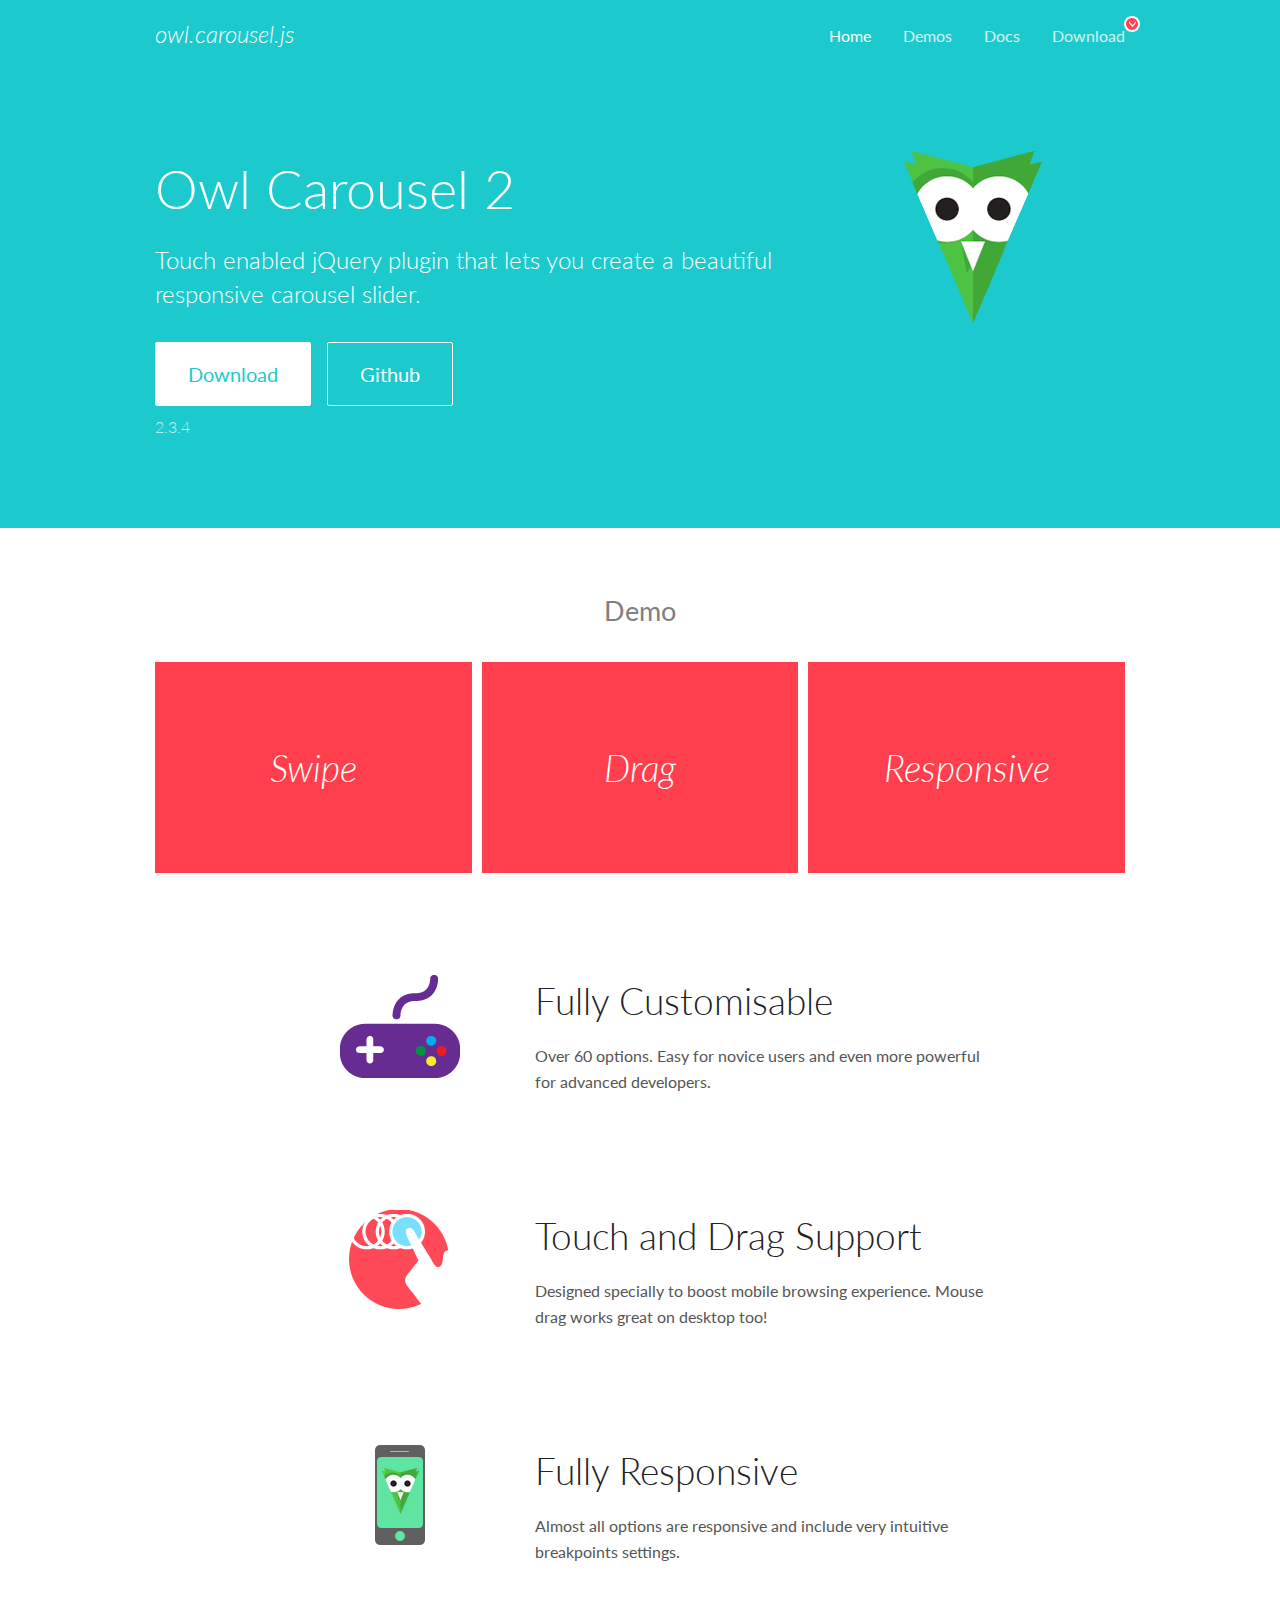
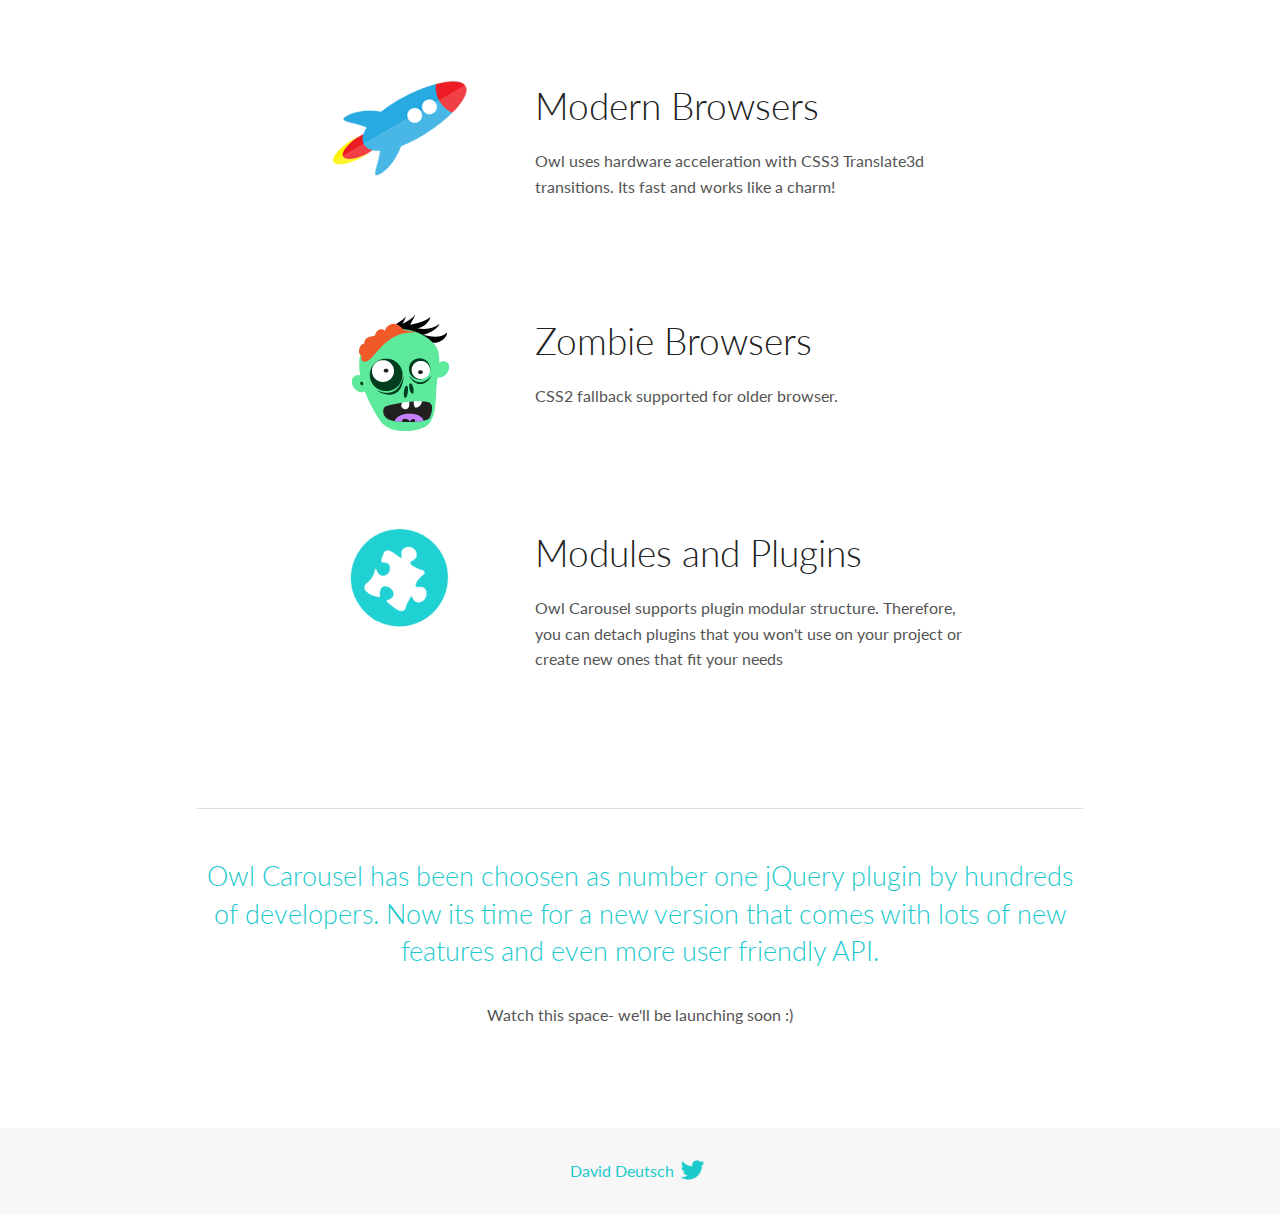
<file: OwlCarousel2-2.3.4/docs/index.html>
<!DOCTYPE html>
<html lang="en">
  <head>

    <!-- head -->
    <meta charset="utf-8">
    <meta name="msapplication-tap-highlight" content="no" />
    <meta name="viewport" content="width=device-width, initial-scale=1.0" />
    <meta name="description" content="Touch enabled jQuery plugin that lets you create beautiful responsive carousel slider.">
    <meta name="author" content="David Deutsch">
    <title>
      Home | Owl Carousel | 2.3.4
    </title>

    <!-- Stylesheets -->
    <link href='https://fonts.googleapis.com/css?family=Lato:300,400,700,400italic,300italic' rel='stylesheet' type='text/css'>
    <link rel="stylesheet" href="assets/css/docs.theme.min.css">

    <!-- Owl Stylesheets -->
    <link rel="stylesheet" href="assets/owlcarousel/assets/owl.carousel.min.css">
    <link rel="stylesheet" href="assets/owlcarousel/assets/owl.theme.default.min.css">

    <!-- HTML5 shim and Respond.js IE8 support of HTML5 elements and media queries -->

    <!--[if lt IE 9]>
      <script src="https://oss.maxcdn.com/libs/html5shiv/3.7.0/html5shiv.js"></script>
      <script src="https://oss.maxcdn.com/libs/respond.js/1.3.0/respond.min.js"></script>
    <![endif]-->

    <!-- Favicons -->
    <link rel="apple-touch-icon-precomposed" sizes="144x144" href="assets/ico/apple-touch-icon-144-precomposed.png">
    <link rel="shortcut icon" href="assets/ico/favicon.png">
    <link rel="shortcut icon" href="favicon.ico">

    <!-- Yeah i know js should not be in header. Its required for demos.-->

    <!-- javascript -->
    <script src="assets/vendors/jquery.min.js"></script>
    <script src="assets/owlcarousel/owl.carousel.js"></script>
  </head>
  <body>

    <!-- header -->
    <header class="header">
      <div class="row">
        <div class="large-12 columns">
          <div class="brand left">
            <h3>
              <a href="/OwlCarousel2/">owl.carousel.js</a> 
            </h3>
          </div>
          <a id="toggle-nav" class="right">
            <span></span> <span></span> <span></span> 
          </a> 
          <div class="nav-bar">
            <ul class="clearfix">
              <li class="active">
                <a href="/OwlCarousel2/index.html">Home</a> 
              </li>
              <li> <a href="/OwlCarousel2/demos/demos.html">Demos</a>  </li>
              <li> <a href="/OwlCarousel2/docs/started-welcome.html">Docs</a>  </li>
              <li>
                <a href="https://github.com/OwlCarousel2/OwlCarousel2/archive/2.3.4.zip">Download</a> 
                <span class="download"></span> 
              </li>
            </ul>
          </div>
        </div>
      </div>
    </header>

    <!-- home panel -->
    <section id="hero">
      <div class="row">
        <div class="large-8 medium-8 columns">
          <h1>Owl Carousel 2</h1>
          <h4>Touch enabled jQuery plugin that lets you create a beautiful responsive carousel slider.</h4>
          <a href="https://github.com/OwlCarousel2/OwlCarousel2/archive/2.3.4.zip" class="hero-button">Download</a> 
          <a href="https://github.com/OwlCarousel2/OwlCarousel2" class="hero-button outline">Github</a> 
          <p>2.3.4</p>
        </div>
        <div class="large-4 medium-4 columns">
          <img class="owl-logo" src="assets/img/owl-logo.png" alt="mr. Owl">
        </div>
      </div>
    </section>

    <!-- body -->
    <div class="home-demo">
      <div class="row">
        <div class="large-12 columns">
          <h3>Demo</h3>
          <div class="owl-carousel">
            <div class="item">
              <h2>Swipe</h2>
            </div>
            <div class="item">
              <h2>Drag</h2>
            </div>
            <div class="item">
              <h2>Responsive</h2>
            </div>
            <div class="item">
              <h2>CSS3</h2>
            </div>
            <div class="item">
              <h2>Fast</h2>
            </div>
            <div class="item">
              <h2>Easy</h2>
            </div>
            <div class="item">
              <h2>Free</h2>
            </div>
            <div class="item">
              <h2>Upgradable</h2>
            </div>
            <div class="item">
              <h2>Tons of options</h2>
            </div>
            <div class="item">
              <h2>Infinity</h2>
            </div>
            <div class="item">
              <h2>Auto Width</h2>
            </div>
          </div>
        </div>
      </div>
    </div>
    <script>
      var owl = $('.owl-carousel');
      owl.owlCarousel({
        margin: 10,
        loop: true,
        responsive: {
          0: {
            items: 1
          },
          600: {
            items: 2
          },
          1000: {
            items: 3
          }
        }
      })
    </script>

    <!-- features -->
    <div id="features">
      <div class="row">
        <div class="small-12 medium-9 small-centered columns">
          <section class="row feature">
            <div class="medium-4 small-12 columns">
              <img src="assets/img/feature-options.png" alt="">
            </div>
            <div class="medium-8 small-12 columns">
              <h2>Fully Customisable</h2>
              <p>Over 60 options. Easy for novice users and even more powerful for advanced developers.</p>
            </div>
          </section>
          <section class="row feature">
            <div class="medium-4 small-12 columns">
              <img src="assets/img/feature-drag.png" alt="">
            </div>
            <div class="medium-8 small-12 columns">
              <h2>Touch and Drag Support</h2>
              <p>Designed specially to boost mobile browsing experience. Mouse drag works great on desktop too!</p>
            </div>
          </section>
          <section class="row feature">
            <div class="medium-4 small-12 columns">
              <img src="assets/img/feature-responsive.png" alt="">
            </div>
            <div class="medium-8 small-12 columns">
              <h2>Fully Responsive</h2>
              <p>Almost all options are responsive and include very intuitive breakpoints settings.</p>
            </div>
          </section>
          <section class="row feature">
            <div class="medium-4 small-12 columns">
              <img src="assets/img/feature-modern.png" alt="">
            </div>
            <div class="medium-8 small-12 columns">
              <h2>Modern Browsers</h2>
              <p>Owl uses hardware acceleration with CSS3 Translate3d transitions. Its fast and works like a charm! </p>
            </div>
          </section>
          <section class="row feature">
            <div class="medium-4 small-12 columns">
              <img src="assets/img/feature-zombie.png" alt="">
            </div>
            <div class="medium-8 small-12 columns">
              <h2>Zombie Browsers</h2>
              <p>CSS2 fallback supported for older browser.</p>
            </div>
          </section>
          <section class="row feature">
            <div class="medium-4 small-12 columns">
              <img src="assets/img/feature-module.png" alt="">
            </div>
            <div class="medium-8 small-12 columns">
              <h2>Modules and Plugins</h2>
              <p>Owl Carousel supports plugin modular structure. Therefore, you can detach plugins that you won&#x27;t use on your project or create new ones that fit your needs</p>
            </div>
          </section>
        </div>
      </div>
    </div>

    <!-- footer -->
    <section id="teaser-text">
      <div class="row">
        <div class="small-12 medium-11 small-centered columns">
          <hr>
          <h3 id="owl-carousel-has-been-choosen-as-number-one-jquery-plugin-by-hundreds-of-developers-now-its-time-for-a-new-version-that-comes-with-lots-of-new-features-and-even-more-user-friendly-api-">Owl Carousel has been choosen as number one jQuery plugin by hundreds of developers. Now its time for a new version that comes with lots of new features and even more user friendly API.</h3>
          <p>Watch this space- we&#39;ll be launching soon :)</p>
        </div>
      </div>
    </section>

    <!-- footer -->
    <footer class="footer">
      <div class="row">
        <div class="large-12 columns">
          <h5>
            <a href="/OwlCarousel2/docs/support-contact.html">David Deutsch</a> 
            <a id="custom-tweet-button" href="https://twitter.com/share?url=https://github.com/OwlCarousel2/OwlCarousel2&text=Owl Carousel - This is so awesome! " target="_blank"></a> 
          </h5>
        </div>
      </div>
    </footer>

    <!-- vendors -->
    <script src="assets/vendors/highlight.js"></script>
    <script src="assets/js/app.js"></script>
  </body>
</html>
</file>
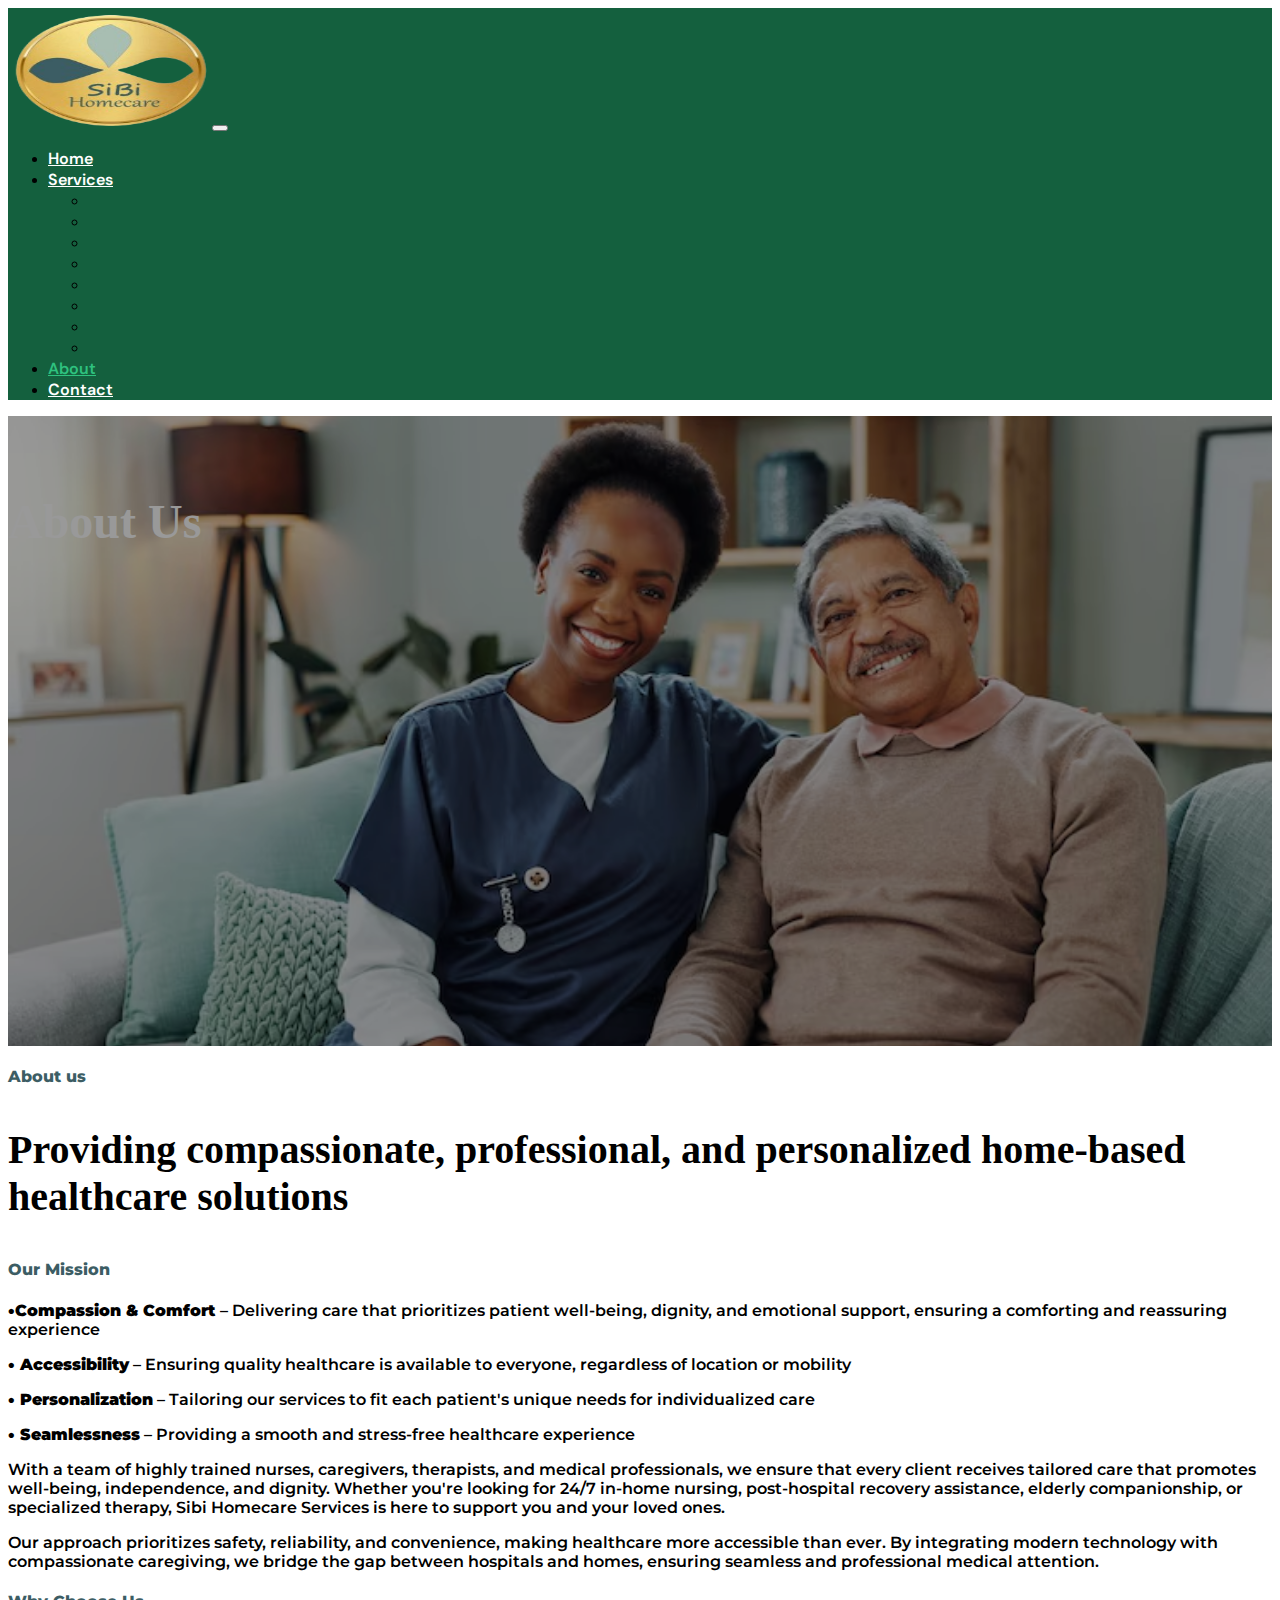
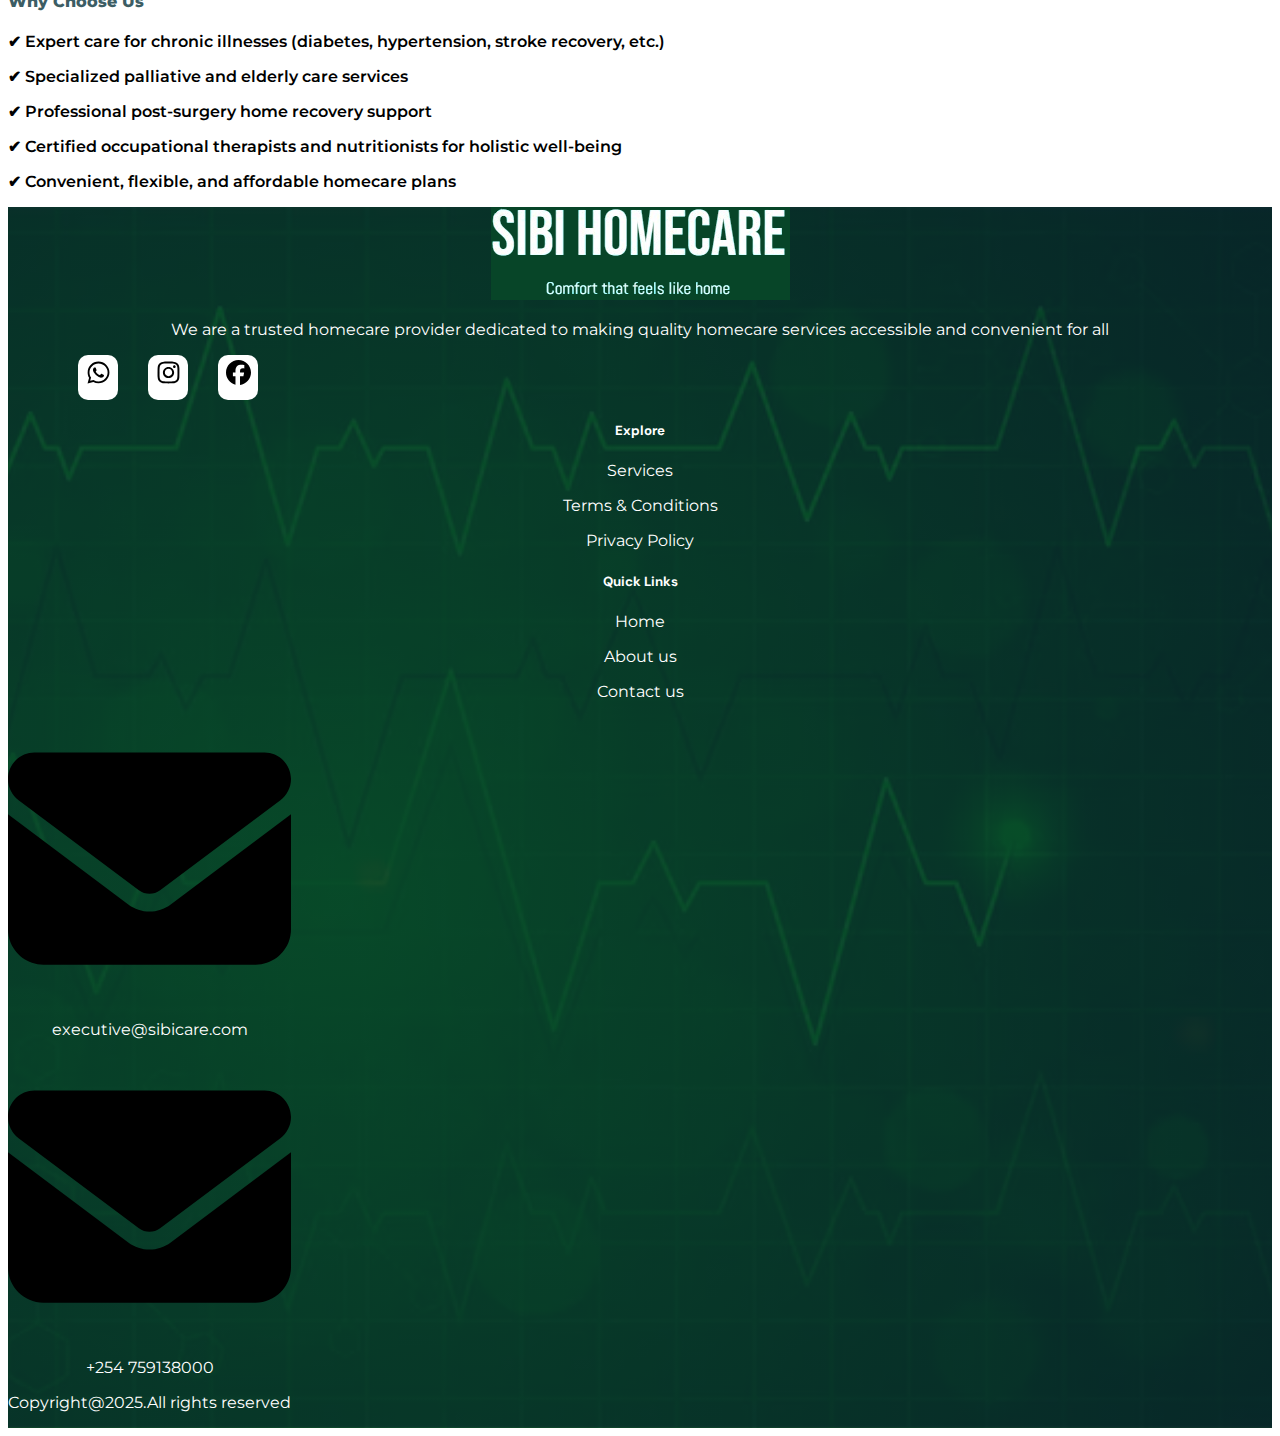
<file: about.html>
<!DOCTYPE html>
<html lang="en">
<head>
    <meta charset="UTF-8">
    <meta name="viewport" content="width=device-width, initial-scale=1.0">
    <title>Sibi HomeCare</title>
    <link rel="stylesheet" href="/css/styles.css">
    <link rel="shortcut icon" href="/images/sibifav.png" type="image/x-icon">
    <link href="https://cdn.jsdelivr.net/npm/bootstrap@5.2.3/dist/css/bootstrap.min.css" rel="stylesheet" integrity="sha384-rbsA2VBKQhggwzxH7pPCaAqO46MgnOM80zW1RWuH61DGLwZJEdK2Kadq2F9CUG65" crossorigin="anonymous">
<script defer src="https://cdn.jsdelivr.net/npm/bootstrap@5.2.3/dist/js/bootstrap.bundle.min.js" integrity="sha384-kenU1KFdBIe4zVF0s0G1M5b4hcpxyD9F7jL+jjXkk+Q2h455rYXK/7HAuoJl+0I4" crossorigin="anonymous" ></script>
</head>
<body>
    <nav class="navbar navbar-expand-lg  bg-color  sticky-top">
  <div class="container-fluid">
    <a class="navbar-brand" href="#"><img src="/images/sibilogo2.png" alt=""></a>
    <button class="navbar-toggler" type="button" data-bs-toggle="collapse" data-bs-target="#navbarSupportedContent" aria-controls="navbarSupportedContent" aria-expanded="false" aria-label="Toggle navigation">
      <span class="navbar-toggler-icon"></span>
    </button>
    <div class="collapse navbar-collapse " id="navbarSupportedContent">
      <ul class="navbar-nav  mb-2 mb-lg-0 ms-auto">
        
        <li class="nav-item ">
          
          <a class="nav-link " aria-current="page" href="index.html">Home</a>
        </li>
        <li class="nav-item dropdown">
          <a class="nav-link dropdown-toggle" href="#" role="button" data-bs-toggle="dropdown" aria-expanded="false">
            Services
          </a>
          <ul class="dropdown-menu">
            <li><a class="dropdown-item" href="homecare.html">HomeCare Services</a></li>
            <li><a class="dropdown-item" href="physiotherapy.html">Physiotherapy</a></li>
            <li><a class="dropdown-item" href="alzheimers.html">Alzheimer's care</a></li>
            <li><a class="dropdown-item" href="palliative.html">Palliative</a></li>
            <li><a class="dropdown-item" href="respite.html">Respite</a></li>
            <li><a class="dropdown-item" href="transitional.html">Transitional</a></li>
            <li><a class="dropdown-item" href="phlebotomy.html">Phlebotomy</a></li>
            <li><a class="dropdown-item" href="wellness.html">Wellness checks</a></li>
          </ul>
        </li>
        
        <li class="nav-item ">
          <a class="nav-link active-item" href="about.html">About</a>
        </li>
        <li class="nav-item ">
          <a class="nav-link" href="contact.html">Contact</a>
        </li>
        </ul>
       </div>
        
    </div>
  </div>
</nav> 
<main>
   <div class="container-fluid">
    <div class="row">
      <div class="col-12">
        <div class="about-hero d-block ms-auto">
          <div class="home-text d-block position-absolute top-50 start-0 translate-middle-y ms-3">
          <h3>About Us</h3>
          </div>
        </div>
      </div>
    </div>
  </div>
  <div class="container mt-5">
    <div class="row">
      <div class="col-md-6">
        <div>
          <h4>About us</h4>
          <h3 class="mt-5 ht-text">Providing compassionate, professional, and personalized home-based healthcare solutions</h3>
        </div>
        <div class="abt-pic animate">

        </div>
      </div>
      <div class="col-md-6">
        <div>
<h4>Our Mission</h4>
<div class="abt-text">
<p><strong>•Compassion & Comfort </strong>– Delivering care that prioritizes patient
well-being, dignity, and emotional support, ensuring a comforting and
reassuring experience</p>
<p><strong>• Accessibility</strong> – Ensuring quality healthcare is available to everyone,
regardless of location or mobility</p>
<p><strong>• Personalization</strong> – Tailoring our services to fit each patient's unique
needs for individualized care</p>
<p><strong>• Seamlessness</strong> – Providing a smooth and stress-free healthcare
experience</p>
</div>

        </div>
      </div>
      <div class="abt-text mt-5">
<p>With a team of highly trained nurses, caregivers, therapists, and medical professionals, we ensure that every client receives tailored care that promotes well-being, independence, and dignity. Whether you're looking for 24/7 in-home nursing, post-hospital recovery assistance, elderly companionship, or specialized therapy, Sibi Homecare Services is here to support you and your loved ones.</p>
<p>Our approach prioritizes safety, reliability, and convenience, making healthcare more accessible than ever. By integrating modern technology with compassionate caregiving, we bridge the gap between hospitals and homes, ensuring seamless and professional medical attention.</p>


</div>
  <div class="abt-text">
    <h4 class="text-center">Why Choose Us</h4>
    <p class="text-center">✔ Expert care for chronic illnesses (diabetes, hypertension, stroke recovery, etc.)</p>
    <p class="text-center">✔ Specialized palliative and elderly care services</p>
    <p class="text-center">✔ Professional post-surgery home recovery support</p>
    <p class="text-center">✔ Certified occupational therapists and nutritionists for holistic well-being</p>
    <p class="text-center">✔ Convenient, flexible, and affordable homecare plans</p>
  </div>
    </div>
  </div>
</main>
<footer>
    <div class="footer-top">
    <div class="container">
        <div class="row">
          
            <div class="col-md-4 mt-3 ">
              <img src="/images/footer-logo4.png" alt="">
              <div class="mt-1">
                <p class="foot-p">We are a trusted homecare provider dedicated to making quality homecare services accessible and convenient for all</p>
              </div>
              <div class="mt-2 me-auto footer-mail">
                <a class="footer-img" href="https://wa.me/+254759138000" target="_blank"><img src="/images/whatsapp.svg" alt=""></a>
                <a class="footer-img" href="https://shorturl.at/8hyVU" target="_blank"><img src="/images/instagram.svg" alt=""></a>
                <a class="footer-img" href="https://shorturl.at/BpDA4" target="_blank"><img src="/images/facebook.svg" alt=""></a>
              </div>
            </div>
            <div class="col-md-4 mt-2">
              <div class="footer-text">
              <h5>Explore</h5>
              <a href="#scroll"><p class="foot-p">Services</p></a>
              
              <a href=""><p class="foot-p">Terms & Conditions</p></a>
              <a href=""><p class="foot-p">Privacy Policy</p></a>
            </div>
            </div>
            <div class="col-md-4">
              <div class="footer-text">
              <h5>Quick Links</h5>
              <a href="/html/index.html"><p class="foot-p">Home</p></a>
              <a href="/html/about.html"><p class="foot-p">About us</p></a>
              <a href="/html/contact.html"><p class="foot-p">Contact us</p></a>
              
            </div>
            </div>
        </div>
    </div>
    </div>
    <div class="footer-bottom">
        <div class="container">
          <div class="row">
            <div class="col-md-6 d-flex ">
          <div class="ms-auto d-flex mt-4 a-class">
            <a class="" href="#"><img src="/images/envelope_white.svg" alt=""></a>
               <a href="mailto:executive@sibicare.co.ke"><p class="foot-p">executive@sibicare.com</p></a>
          </div>
          <div class="ms-auto d-flex mt-4 a-class">
            <a class="" href="#"><img src="/images/envelope_white.svg" alt=""></a>
               <a href=" "><p class=" foot-p">+254 759138000</p></a>
          </div>
          </div>
          <div class="col-md-6 mt-4 ms-auto">
        <p class="mb-0 foot-p">Copyright@2025.All rights reserved</p>
        </div>
    </div>
    </div>
    </div>
</footer>
</body>
</html>
</file>
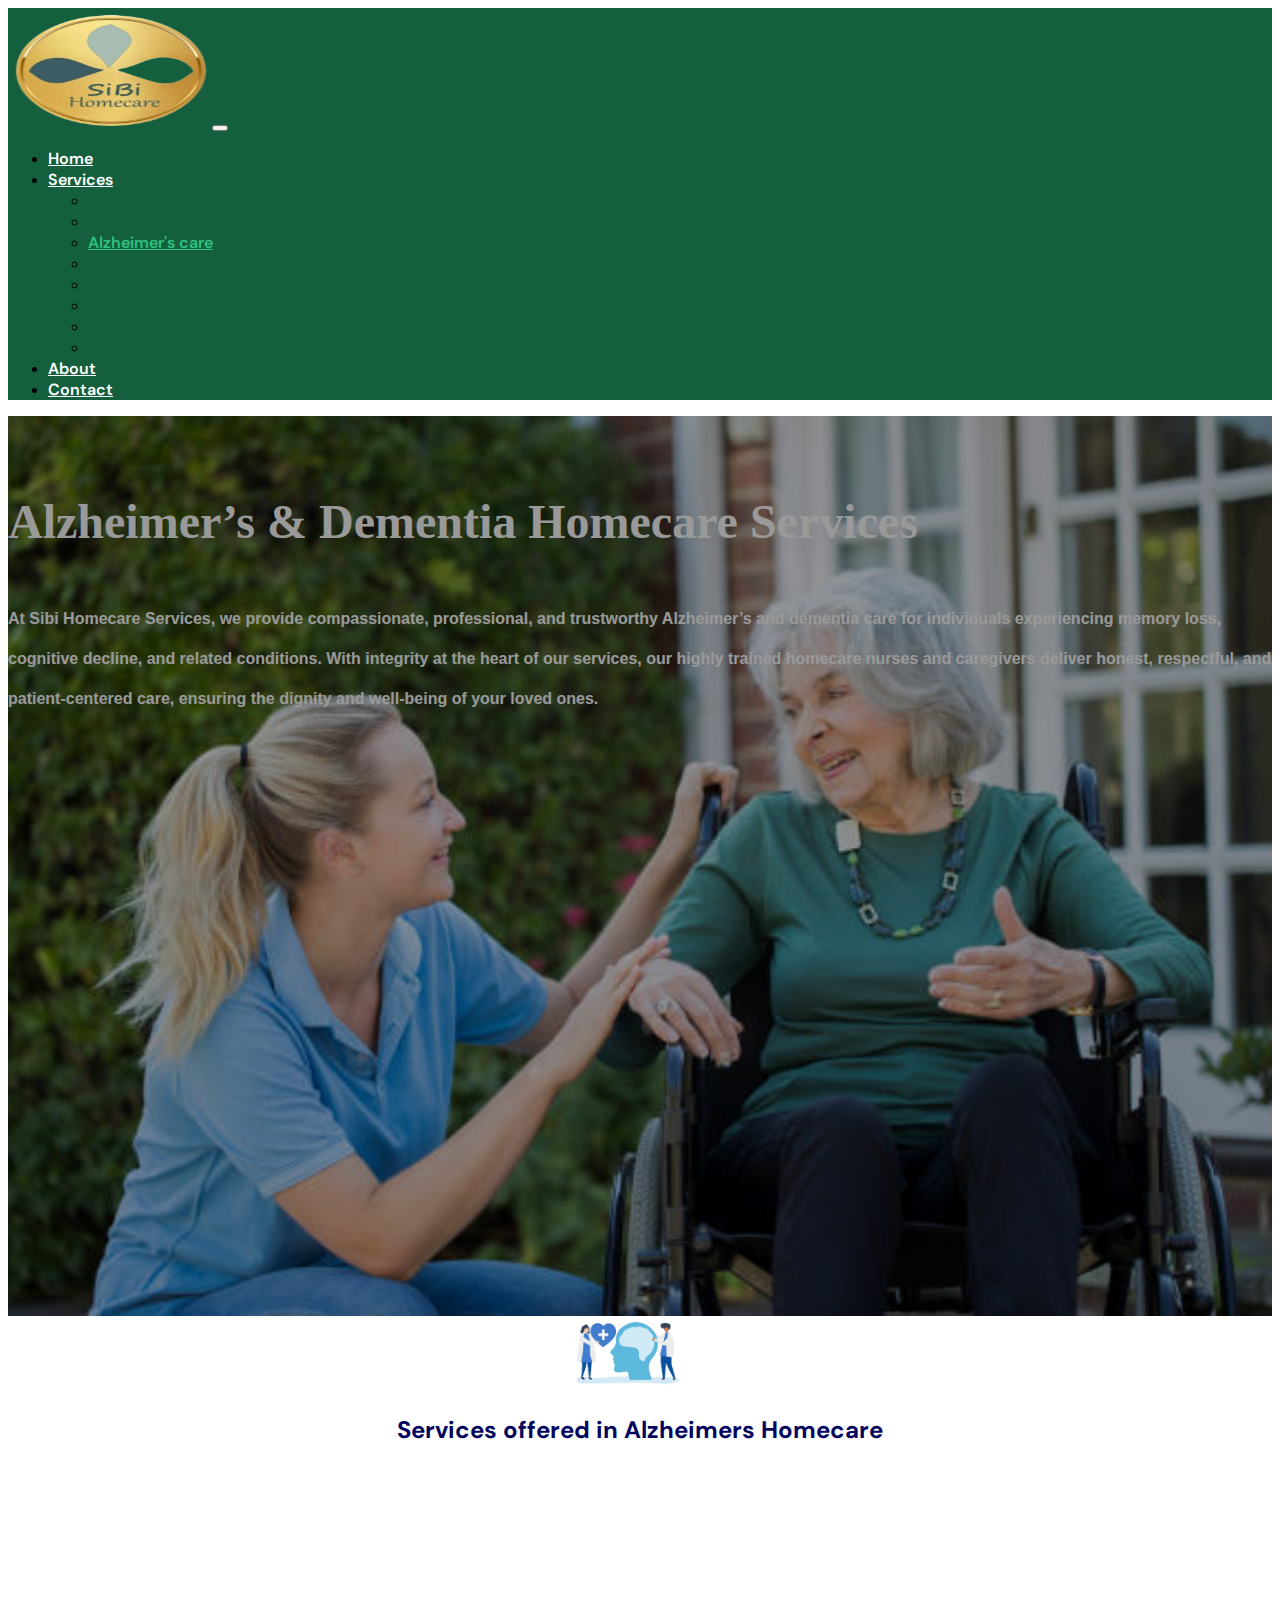
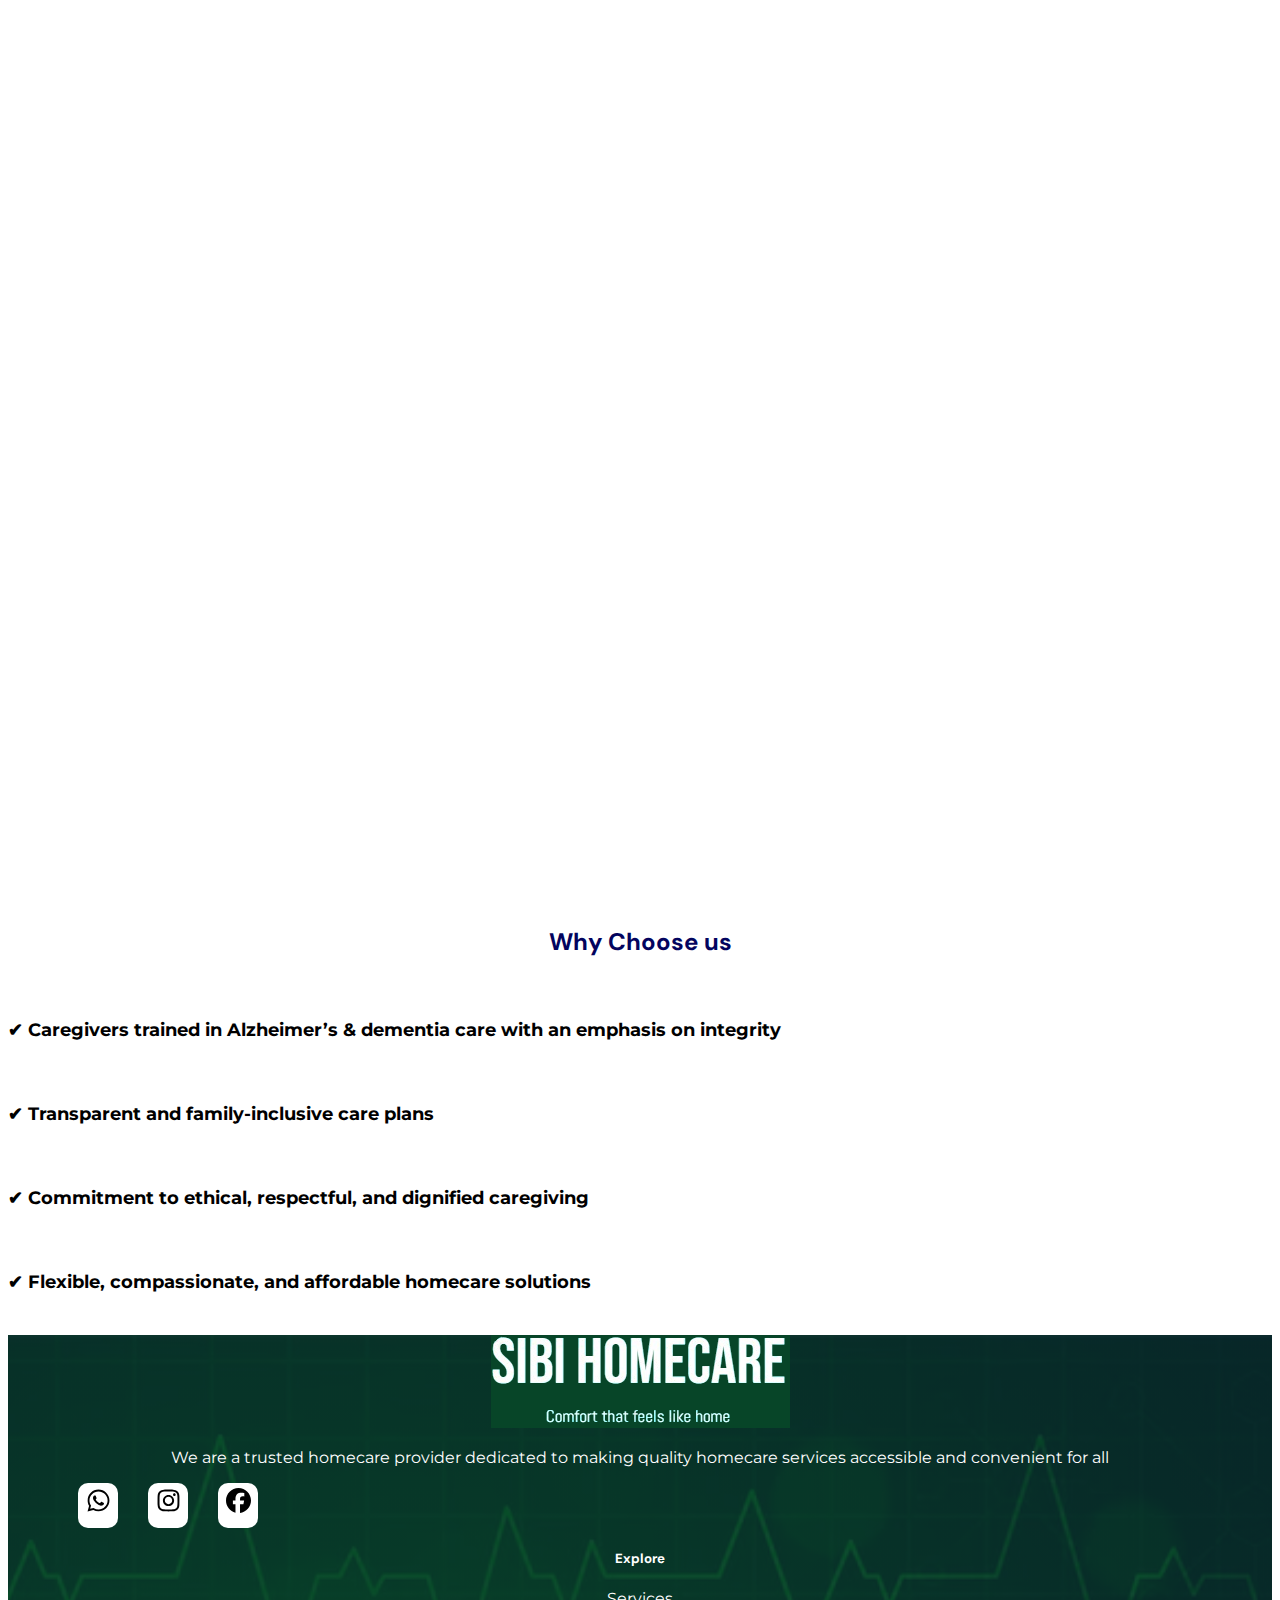
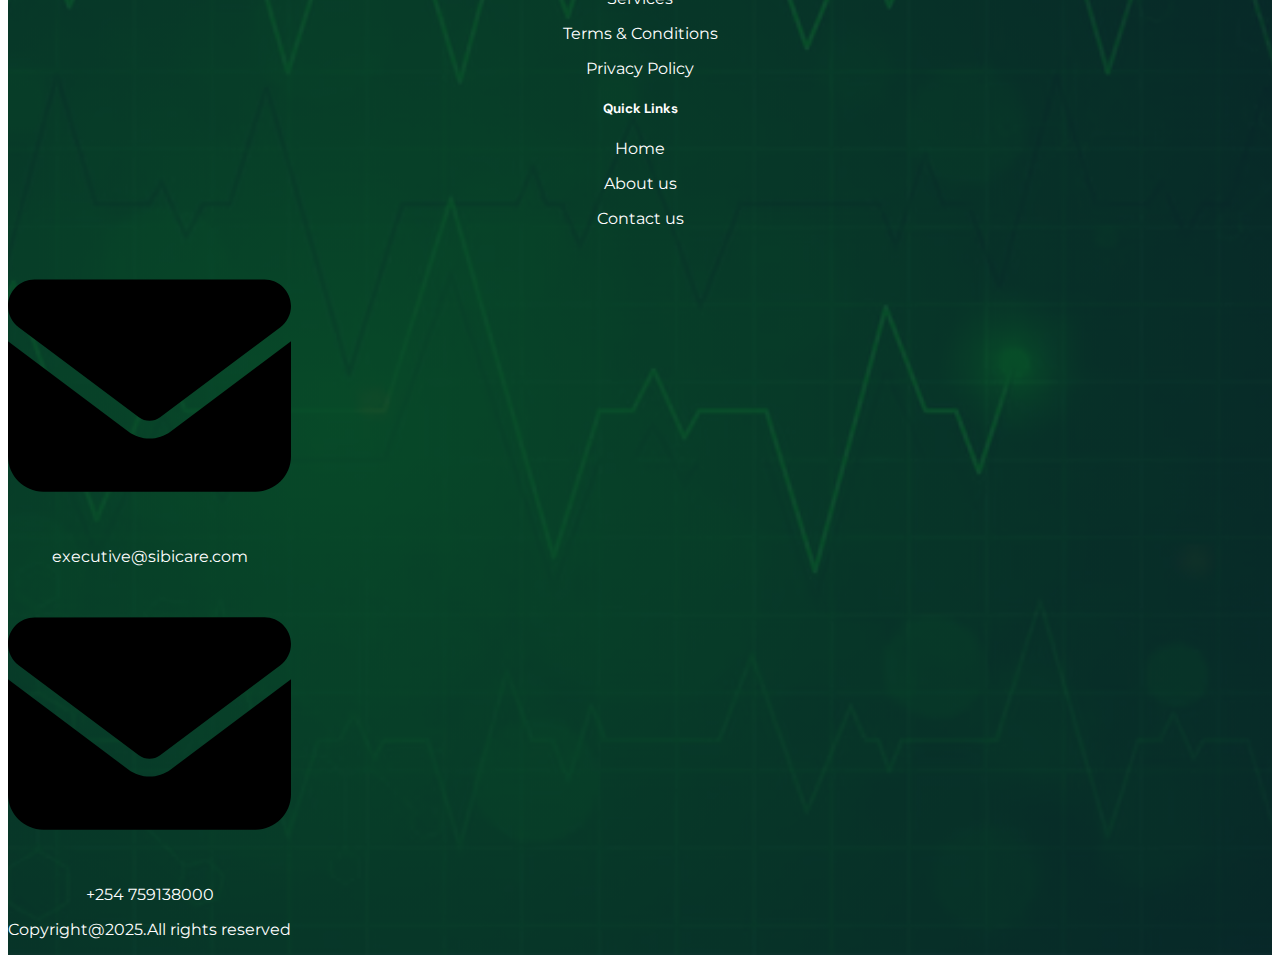
<file: alzheimers.html>
<!DOCTYPE html>
<html lang="en">
<head>
    <meta charset="UTF-8">
    <meta name="viewport" content="width=device-width, initial-scale=1.0">
    <title>Alzheimers Care</title>
     <meta charset="UTF-8">
    <meta name="viewport" content="width=device-width, initial-scale=1.0">
    
    <link rel="preconnect" href="https://fonts.googleapis.com">
<link rel="preconnect" href="https://fonts.gstatic.com" crossorigin>
<link href="https://fonts.googleapis.com/css2?family=Lato:ital,wght@0,100;0,300;0,400;0,700;0,900;1,100;1,300;1,400;1,700;1,900&family=Martian+Mono:wght@100..800&family=Sofia&display=swap" rel="stylesheet">
    <link rel="shortcut icon" href="/images/sibifav.png" type="image/x-icon">
    <link rel="stylesheet" href="/css/styles.css">
    <link href="https://cdn.jsdelivr.net/npm/bootstrap@5.2.3/dist/css/bootstrap.min.css" rel="stylesheet" integrity="sha384-rbsA2VBKQhggwzxH7pPCaAqO46MgnOM80zW1RWuH61DGLwZJEdK2Kadq2F9CUG65" crossorigin="anonymous">
<script defer src="https://cdn.jsdelivr.net/npm/bootstrap@5.2.3/dist/js/bootstrap.bundle.min.js" integrity="sha384-kenU1KFdBIe4zVF0s0G1M5b4hcpxyD9F7jL+jjXkk+Q2h455rYXK/7HAuoJl+0I4" crossorigin="anonymous" ></script>
<script defer src="/js/app.js"></script>
</head>
<body>
    <nav class="navbar navbar-expand-lg bg-color sticky-top">
  <div class="container-fluid">
    <a class="navbar-brand" href="#"><img src="/images/sibilogo2.png" alt=""></a>
    <button class="navbar-toggler" type="button" data-bs-toggle="collapse" data-bs-target="#navbarSupportedContent" aria-controls="navbarSupportedContent" aria-expanded="false" aria-label="Toggle navigation">
      <span class="navbar-toggler-icon"></span>
    </button>
    <div class="collapse navbar-collapse " id="navbarSupportedContent">
      <ul class="navbar-nav  mb-2 mb-lg-0 ms-auto">
        
        <li class="nav-item ">
          
          <a class="nav-link " aria-current="page" href="index.html">Home</a>
        </li>
        <li class="nav-item dropdown">
          <a class="nav-link dropdown-toggle" href="#" role="button" data-bs-toggle="dropdown" aria-expanded="false">
            Services
          </a>
          <ul class="dropdown-menu">
            <li><a class="dropdown-item" href="homecare.html">HomeCare Services</a></li>
            <li><a class="dropdown-item" href="physiotherapy.html">Physiotherapy</a></li>
            <li class=""><a class="dropdown-item active-item" href="alzheimers.html">Alzheimer's care</a></li>
            <li><a class="dropdown-item" href="palliative.html">Palliative</a></li>
            <li><a class="dropdown-item" href="respite.html">Respite</a></li>
            <li><a class="dropdown-item" href="transitional.html">Transitional</a></li>
            <li><a class="dropdown-item" href="phlebotomy.html">Phlebotomy</a></li>
            <li><a class="dropdown-item" href="wellness.html">Wellness checks</a></li>
          </ul>
        </li>
        
        <li class="nav-item">
          <a class="nav-link" href="about.html">About</a>
        </li>
        <li class="nav-item">
          <a class="nav-link" href="contact.html">Contact</a>
        </li>
        </ul>
       </div>
        
    </div>
  </div>
</nav> 
<main>
  <div class="container-fluid">
        <div class="row">
            <div class="col-12">
                <div class="alzheimers-image d-block ms-auto">
<div class="home-text d-block position-absolute top-50 start-0 translate-middle-y ms-3  ">
    <h3>Alzheimer’s & Dementia Homecare Services</h3>
    <p>At Sibi Homecare Services, we provide compassionate, professional, and trustworthy Alzheimer’s and dementia care for individuals experiencing memory loss, cognitive decline, and related conditions. With integrity at the heart of our services, our highly trained homecare nurses and caregivers deliver honest, respectful, and patient-centered care, ensuring the dignity and well-being of your loved ones.</p>
</div>
                </div>

                <div class="home-icon ">
                    
                    <img src="/images/dementiacareicon.png" alt="">
                    
                    <h3>Services offered in Alzheimers Homecare</h3>
                    </div>
                    

                     <div class="row">
        <div class="col-md-6">
          <div class="card h-100">
            <div class="card-body animate ">
              
              <div class="col-12 info-box ">
            <img src="/images/supervision.png" alt="">
            <h5 class="r-text">24/7 Supervision & Safety Monitoring  </h5>
          </div>
          <div class="t-flex">
           <p class="">Ensuring a secure and structured environment</p>
           </div>
           
            </div>
          </div>
        </div>
        <div class="col-md-6">
          <div class="card h-100">
            <div class="card-body animate">
              <div class="">
<div class=" info-box col-12 ">
            <img src="/images/treatment.png" alt="">
            <h5>Medication Management & Health Monitoring   </h5>
          </div>
          <div class="t-flex">
           <p class="">Administered with precision and accountability.</p>
           </div>
           </div>
            </div>
          </div>
        </div>
        <div class="col-md-6">
          <div class="card h-100">
            <div class="card-body animate">
              <div class="">
               <div class=" info-box col-12 ">
            <img src="/images/cognitivestimulation.png" alt="">
            <h5>Cognitive Stimulation Activities  </h5>
          </div>
<div class="t-flex">
           <p class=""> Engaging memory exercises, music therapy, and companionship.</p>
           </div>
           </div>
            </div>
          </div>
        </div>
        <div class="col-md-6">
          <div class="card h-100">
            <div class="card-body animate">
              
              <div class="col-12 info-box ">
            <img src="/images/assistance.png" alt="">
            <h5>Assistance with Daily Living Activities  </h5>
          </div>
          <div class="t-flex">
           <p class="">Providing respectful support with bathing, dressing, and grooming.</p>
           </div>
            </div>
          </div>
        </div>
        <div class="col-md-6">
          <div class="card h-100">
            <div class="card-body animate ">
               <div class="col-12 info-box ">
            <img src="/images/esupport.png" alt="">
            <h5>Emotional & Behavioral Support  </h5>
          </div>
          <div class="t-flex">
           <p class="">Managing anxiety, mood swings, and confusion with patience and empathy.</p>
           </div>
            </div>
          </div>
        </div>
        <div class="col-md-6">
          <div class="card h-100">
            <div class="card-body animate">
              <div class="col-12 info-box">
            <img src="/images/careplan.png" alt="">
            <h5>Transparent & Personalized Care Plans  </h5>
          </div>
          <div class="t-flex">
           <p class="">Keeping families informed and involved at every step.</p>
           </div>
            </div>
          </div>
        </div>
            </div>
          </div>
        </div>
                    </div>
                </div>
                </div>
                
                <div class="choose home-icon text-center">
                    <h3>Why Choose us</h3>
                    <div class="choose-text">
                    <h6>✔ Caregivers trained in Alzheimer’s & dementia care with an emphasis on integrity</h6>
                    </div>
                    <div class="choose-text">
                    <h6>✔ Transparent and family-inclusive care plans</h6>
                    </div>
                    <div class="choose-text">
                    <h6>✔ Commitment to ethical, respectful, and dignified caregiving</h6>
                    </div>
                    <div class="choose-text">
                    <h6>✔ Flexible, compassionate, and affordable homecare solutions</h6>

                    </div>
                </div>
            </div>
        </div>
    </div>
</main>
<footer>
    <div class="footer-top">
    <div class="container">
        <div class="row">
          
            <div class="col-md-4 mt-3 ">
              <img src="/images/footer-logo4.png" alt="">
              <div class="mt-1">
                <p class="foot-p">We are a trusted homecare provider dedicated to making quality homecare services accessible and convenient for all</p>
              </div>
              <div class="mt-2 me-auto footer-mail">
                <a class="footer-img" href="https://wa.me/+254759138000" target="_blank"><img src="/images/whatsapp.svg" alt=""></a>
                <a class="footer-img" href="https://shorturl.at/8hyVU" target="_blank"><img src="/images/instagram.svg" alt=""></a>
                <a class="footer-img" href="https://shorturl.at/BpDA4" target="_blank"><img src="/images/facebook.svg" alt=""></a>
              </div>
            </div>
            <div class="col-md-4 mt-2">
              <div class="footer-text">
              <h5>Explore</h5>
              <a href="#scroll"><p class="foot-p">Services</p></a>
              
              <a href=""><p class="foot-p">Terms & Conditions</p></a>
              <a href=""><p class="foot-p">Privacy Policy</p></a>
            </div>
            </div>
            <div class="col-md-4">
              <div class="footer-text">
              <h5>Quick Links</h5>
              <a href="/html/index.html"><p class="foot-p">Home</p></a>
              <a href="/html/about.html"><p class="foot-p">About us</p></a>
              <a href="/html/contact.html"><p class="foot-p">Contact us</p></a>
              
            </div>
            </div>
        </div>
    </div>
    </div>
    <div class="footer-bottom">
        <div class="container">
          <div class="row">
            <div class="col-md-6 d-flex ">
          <div class="ms-auto d-flex mt-4 a-class">
            <a class="" href="#"><img src="/images/envelope_white.svg" alt=""></a>
               <a href="mailto:executive@sibicare.co.ke"><p class="foot-p">executive@sibicare.com</p></a>
          </div>
          <div class="ms-auto d-flex mt-4 a-class">
            <a class="" href="#"><img src="/images/envelope_white.svg" alt=""></a>
               <a href=" "><p class=" foot-p">+254 759138000</p></a>
          </div>
          </div>
          <div class="col-md-6 mt-4 ms-auto">
        <p class="mb-0 foot-p">Copyright@2025.All rights reserved</p>
        </div>
    </div>
    </div>
    </div>
</footer>
</body>
</html>
</file>
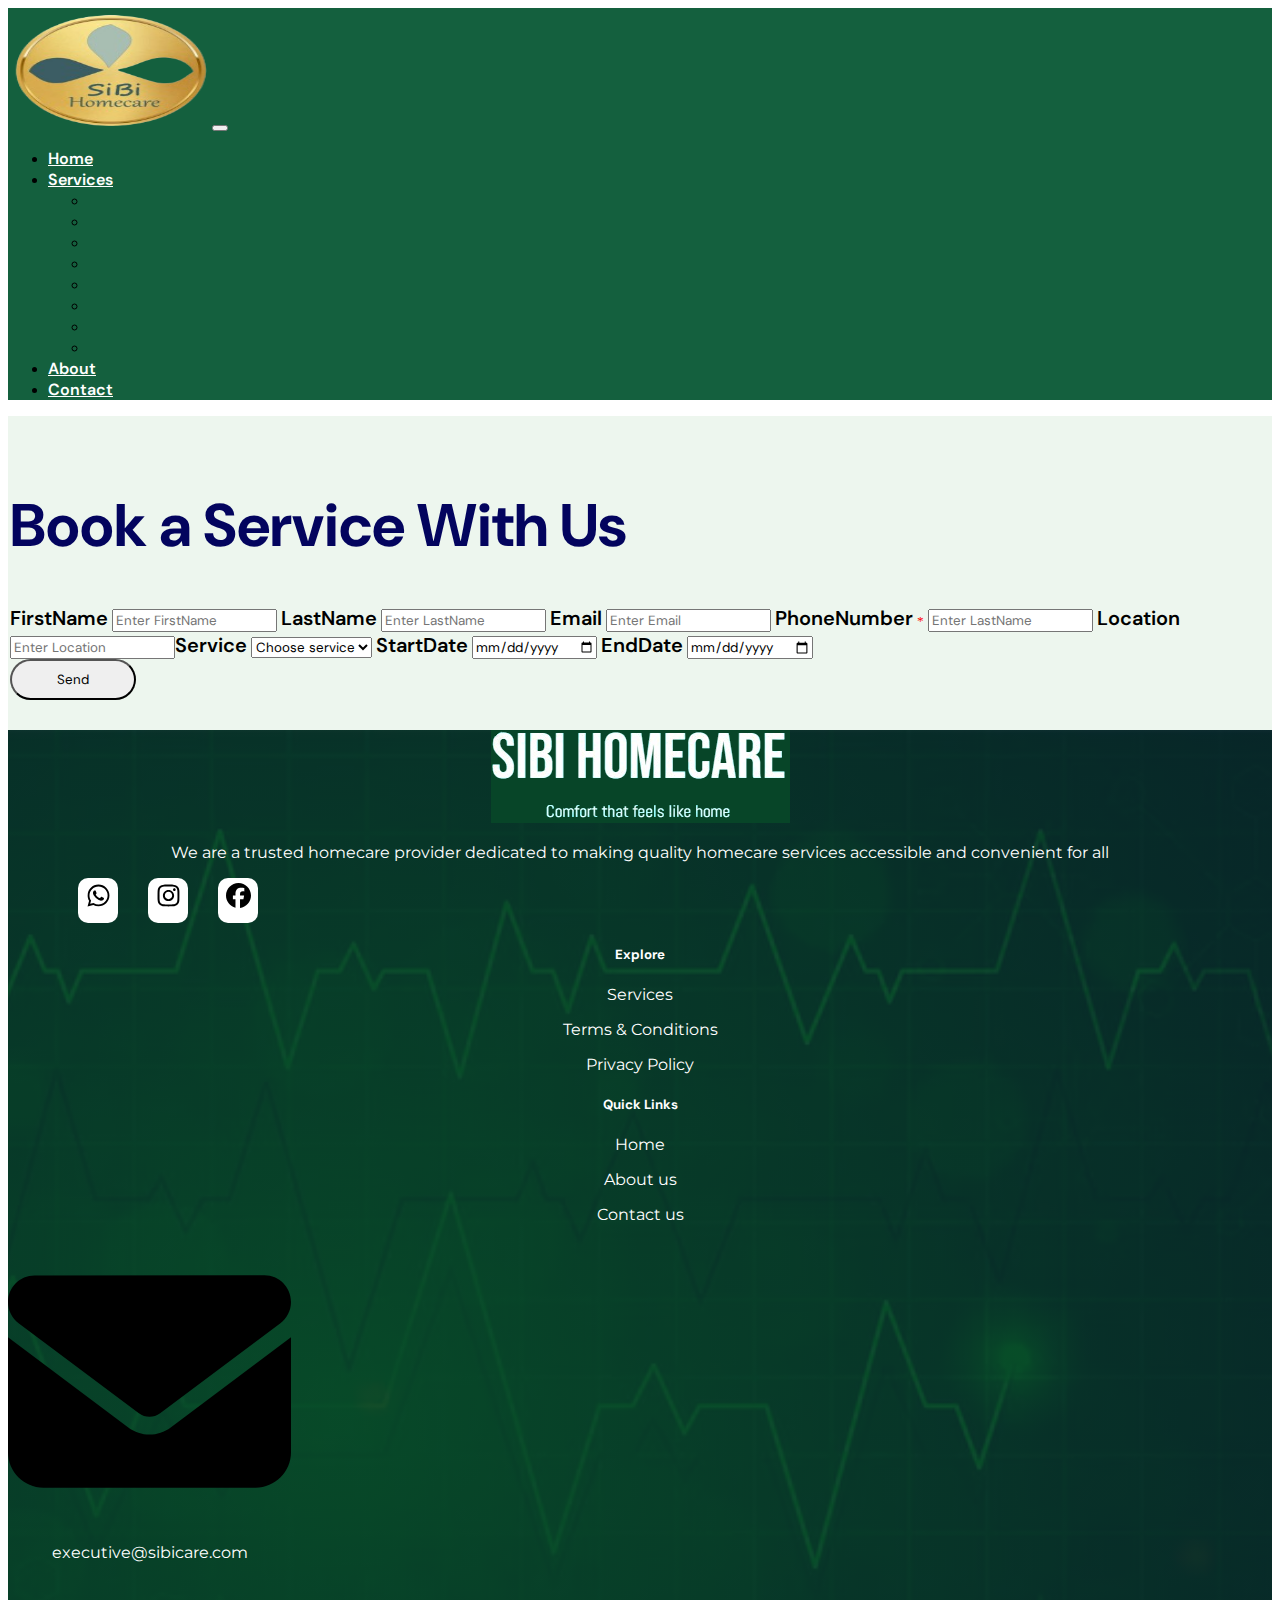
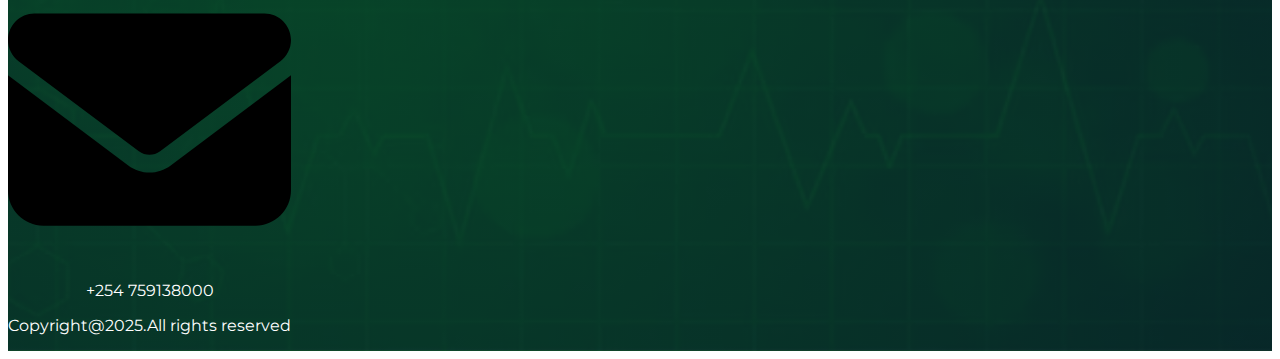
<file: booking.html>
<!DOCTYPE html>
<html lang="en">
<head>
    <meta charset="UTF-8">
    <meta name="viewport" content="width=device-width, initial-scale=1.0">
    <title>Booking</title>
     <link rel="preconnect" href="https://fonts.googleapis.com">
<link rel="preconnect" href="https://fonts.gstatic.com" crossorigin>
<link href="https://fonts.googleapis.com/css2?family=Lato:ital,wght@0,100;0,300;0,400;0,700;0,900;1,100;1,300;1,400;1,700;1,900&family=Martian+Mono:wght@100..800&family=Sofia&display=swap" rel="stylesheet">
    <link rel="shortcut icon" href="/images/sibifav.png" type="image/x-icon">
    <link rel="stylesheet" href="/css/styles.css">
    <link href="https://cdn.jsdelivr.net/npm/bootstrap@5.2.3/dist/css/bootstrap.min.css" rel="stylesheet" integrity="sha384-rbsA2VBKQhggwzxH7pPCaAqO46MgnOM80zW1RWuH61DGLwZJEdK2Kadq2F9CUG65" crossorigin="anonymous">
<script defer src="https://cdn.jsdelivr.net/npm/bootstrap@5.2.3/dist/js/bootstrap.bundle.min.js" integrity="sha384-kenU1KFdBIe4zVF0s0G1M5b4hcpxyD9F7jL+jjXkk+Q2h455rYXK/7HAuoJl+0I4" crossorigin="anonymous" ></script>
<script defer src="/js/app.js"></script>
</head>
<body>
     <nav class="navbar navbar-expand-lg bg-color sticky-top">
  <div class="container-fluid">
    <a class="navbar-brand" href="#"><img src="/images/sibilogo2.png" alt=""></a>
    <button class="navbar-toggler" type="button" data-bs-toggle="collapse" data-bs-target="#navbarSupportedContent" aria-controls="navbarSupportedContent" aria-expanded="false" aria-label="Toggle navigation">
      <span class="navbar-toggler-icon"></span>
    </button>
    <div class="collapse navbar-collapse " id="navbarSupportedContent">
      <ul class="navbar-nav  mb-2 mb-lg-0 ms-auto">
        
        <li class="nav-item ">
          
          <a class="nav-link " aria-current="page" href="index.html">Home</a>
        </li>
        <li class="nav-item dropdown">
          <a class="nav-link dropdown-toggle" href="#" role="button" data-bs-toggle="dropdown" aria-expanded="false">
            Services
          </a>
          <ul class="dropdown-menu">
            <li><a class="dropdown-item" href="homecare.html">HomeCare Services</a></li>
            <li><a class="dropdown-item" href="physiotherapy.html">Physiotherapy</a></li>
            <li><a class="dropdown-item" href="alzheimers.html">Alzheimer's care</a></li>
            <li><a class="dropdown-item" href="palliative.html">Palliative</a></li>
            <li><a class="dropdown-item" href="respite.html">Respite</a></li>
            <li><a class="dropdown-item" href="transitional.html">Transitional</a></li>
            <li><a class="dropdown-item" href="phlebotomy.html">Phlebotomy</a></li>
            <li><a class="dropdown-item" href="wellness.html">Wellness checks</a></li>
          </ul>
        </li>
        
        <li class="nav-item">
          <a class="nav-link" href="about.html">About</a>
        </li>
        <li class="nav-item">
          <a class="nav-link" href="contact.html">Contact</a>
        </li>
        </ul>
       </div>
        
    </div>
  </div>
</nav> 
    <main>
<div class="container">
    <div class="row service-style">
      <div class="col-md-6 h-text">
    <h1>Book a Service With Us</h1>
      </div>
      <div class="col-md-6">
<div class="col-12 ">
  <form action="" method="post" class="form-style" >
    
<label for="" class="form-label">FirstName</label>
<input type="text" class="form-control" placeholder="Enter FirstName" required>

<label for="" class="form-label">LastName</label>
<input type="text" class="form-control" placeholder="Enter LastName" required>

<label for="" class="form-label ms-0">Email</label>
<input type="email" class="form-control" placeholder="Enter Email" required>

<label for="" class="form-label">PhoneNumber</label>
<small style="color: red;">*</small>
<input type="text" class="form-control" placeholder="Enter LastName" required>

<label for="" class="form-label">Location</label>
<input type="text" class="form-control" placeholder="Enter Location" required><label for="" class="form-label">Service</label>
<select name="" id="drop-select" class="form-select form-control">
  <option value="" selected disabled>Choose service</option>
  <option value="homecare" >HomeCare </option>
  <option value="alzheimers" >Alzheimer’s</option>
  <option value="palliative" >Palliative</option>
  <option value="respite" >Respite</option>
  <option value="transitional" >Transitional</option>
  <option value="physiotherapy" >Physiotherapy</option>
  <option value="phlebotomy" >Phlebotomy</option>
  <option value="wellness" >Wellness</option>
</select>
   <div class="form-checkbox mt-3" id="home-check" hidden>
    <div class="form-check">

      <input type="checkbox" name="" id="" class="form-check-input">
      <label for="" class="form-label">Medication Management & Administration</label>
    </div>
    <div class="form-check">

      <input type="checkbox" name="" id="" class="form-check-input">
      <label for="" class="form-label">Wound Care & Dressing</label>
    </div>
    <div class="form-check">

      <input type="checkbox" name="" id="" class="form-check-input">
      <label for="" class="form-label">Vital Signs Monitoring</label>
    </div>
    <div class="form-check">

      <input type="checkbox" name="" id="" class="form-check-input">
      <label for="" class="form-label">Assistance with Daily Living Activities</label>
    </div>
    <div class="form-check">

      <input type="checkbox" name="" id="" class="form-check-input">
      <label for="" class="form-label">Post-Hospitalization & Rehabilitation Care</label>
    </div>
    <div class="form-check">

      <input type="checkbox" name="" id="" class="form-check-input">
      <label for="" class="form-label">Chronic Disease Management</label>
    </div>
   </div>
   <div class="form-checkbox mt-3" id="palliative-check"    hidden >
    <div class="form-check">

      <input type="checkbox" name="" id="" class="form-check-input">
      <label for="" class="form-label">Cancer Care & Symptom Management</label>
    </div>
    <div class="form-check">

      <input type="checkbox" name="" id="" class="form-check-input">
      <label for="" class="form-label">Oncology Home Support
</label>
    </div>
    <div class="form-check">

      <input type="checkbox" name="" id="" class="form-check-input">
      <label for="" class="form-label">Emotional & Psychological Support</label>
    </div>
    <div class="form-check">

      <input type="checkbox" name="" id="" class="form-check-input">
      <label for="" class="form-label">Personal Care & Daily Assistance</label>
    </div>
    <div class="form-check">

      <input type="checkbox" name="" id="" class="form-check-input">
      <label for="" class="form-label">Nutritional Guidance & Hydration Assistance</label>
    </div>
    <div class="form-check">

      <input type="checkbox" name="" id="" class="form-check-input">
      <label for="" class="form-label">End-of-Life & Hospice Care</label>
    </div>
   </div>
   <div class="form-checkbox mt-3" id="respite-check" hidden  >
    <div class="form-check">

      <input type="checkbox" name="" id="" class="form-check-input">
      <label for="" class="form-label">Temporary In-Home Nursing & Caregiving</label>
    </div>
    <div class="form-check">

      <input type="checkbox" name="" id="" class="form-check-input">
      <label for="" class="form-label">Personalized Care Plans</label>
    </div>
    <div class="form-check">

      <input type="checkbox" name="" id="" class="form-check-input">
      <label for="" class="form-label">Assistance with Daily Activities</label>
    </div>
    <div class="form-check">

      <input type="checkbox" name="" id="" class="form-check-input">
      <label for="" class="form-label">Medication Management & Health Monitoring</label>
    </div>
    <div class="form-check">

      <input type="checkbox" name="" id="" class="form-check-input">
      <label for="" class="form-label">Companionship & Emotional Support</label>
    </div>
    <div class="form-check">

      <input type="checkbox" name="" id="" class="form-check-input">
      <label for="" class="form-label">Flexible Scheduling</label>
    </div>
      </div>
   <div class="form-checkbox mt-3" id="phlebotomy-check"    hidden >
    <div class="form-check">

      <input type="checkbox" name="" id="" class="form-check-input">
      <label for="" class="form-label">Home Blood Draws</label>
    </div>
    <div class="form-check">

      <input type="checkbox" name="" id="" class="form-check-input">
      <label for="" class="form-label">Office & Workplace Blood Testing</label>
    </div>
    <div class="form-check">

      <input type="checkbox" name="" id="" class="form-check-input">
      <label for="" class="form-label">Routine & Diagnostic Blood Work</label>
    </div>
    <div class="form-check">

      <input type="checkbox" name="" id="" class="form-check-input">
      <label for="" class="form-label">Pre-Employment & Corporate Health Screenings</label>
    </div>
    <div class="form-check">

      <input type="checkbox" name="" id="" class="form-check-input">
      <label for="" class="form-label">Specialized & Doctor-Requested Tests</label>
    </div>
    <div class="form-check">

      <input type="checkbox" name="" id="" class="form-check-input">
      <label for="" class="form-label">Mobile Phlebotomy </label>
    </div>
   </div>
   <div class="form-checkbox mt-3" id="transitional-check" hidden>
    <div class="form-check">

      <input type="checkbox" name="" id="" class="form-check-input">
      <label for="" class="form-label">Hospital-to-Home Assistance</label>
    </div>
    <div class="form-check">

      <input type="checkbox" name="" id="" class="form-check-input">
      <label for="" class="form-label">Post-Surgery & Post-Hospitalization Support</label>
    </div>
    <div class="form-check">

      <input type="checkbox" name="" id="" class="form-check-input">
      <label for="" class="form-label">Medication Management</label>
    </div>
    <div class="form-check">

      <input type="checkbox" name="" id="" class="form-check-input">
      <label for="" class="form-label">Physiotherapy & Rehabilitation</label>
    </div>
    <div class="form-check">

      <input type="checkbox" name="" id="" class="form-check-input">
      <label for="" class="form-label">Chronic Disease & Post-Stroke Care</label>
    </div>
    <div class="form-check">

      <input type="checkbox" name="" id="" class="form-check-input">
      <label for="" class="form-label">Wound Care & Recovery Monitoring</label>
    </div>
    <div class="form-check">

      <input type="checkbox" name="" id="" class="form-check-input">
      <label for="" class="form-label">Nutrition & Hydration Support</label>
    </div>
   </div>
   <div class="form-checkbox mt-3" id="physiotherapy-check" hidden >
    <div class="form-check">

      <input type="checkbox" name="" id="" class="form-check-input">
      <label for="" class="form-label">Post-Surgery Rehabilitation</label>
    </div>
    <div class="form-check">

      <input type="checkbox" name="" id="" class="form-check-input">
      <label for="" class="form-label">Stroke & Neurological Rehabilitation</label>
    </div>
    <div class="form-check">

      <input type="checkbox" name="" id="" class="form-check-input">
      <label for="" class="form-label">Pain Management Therapy</label>
    </div>
    <div class="form-check">

      <input type="checkbox" name="" id="" class="form-check-input">
      <label for="" class="form-label">Injury Recovery & Sports Therapy</label>
    </div>
    <div class="form-check">

      <input type="checkbox" name="" id="" class="form-check-input">
      <label for="" class="form-label">Elderly & Fall Prevention</label>
    </div>
    <div class="form-check">

      <input type="checkbox" name="" id="" class="form-check-input">
      <label for="" class="form-label">Customized Exercise & Mobility Programs</label>
    </div>
   </div>
   <div class="form-checkbox mt-3" id="wellness-check" hidden >
    <div class="form-check">

      <input type="checkbox" name="" id="" class="form-check-input">
      <label for="" class="form-label">Basic Wellness Check (Essential Health Screening)</label>
    </div>
    <div class="form-check">

      <input type="checkbox" name="" id="" class="form-check-input">
      <label for="" class="form-label">Standard Wellness Check (Routine Health Monitoring)</label>
    </div>
    <div class="form-check">

      <input type="checkbox" name="" id="" class="form-check-input">
      <label for="" class="form-label">Comprehensive Wellness Check (Full-Body Health Assessment)</label>
    </div>
    <div class="form-check">

      <input type="checkbox" name="" id="" class="form-check-input">
      <label for="" class="form-label">VVIP Wellness Check (Executive & Personalized Health Screening)</label>
    </div>
    <div class="form-check">

      <input type="checkbox" name="" id="" class="form-check-input">
      <label for="" class="form-label">Post-Hospitalization & Rehabilitation Care</label>
    </div>
    <div class="form-check">

      <input type="checkbox" name="" id="" class="form-check-input">
      <label for="" class="form-label">Chronic Disease Management</label>
    </div>
      </div>
   <div class="form-checkbox mt-3" id="alzheimers-check"    hidden >
    <div class="form-check">

      <input type="checkbox" name="" id="" class="form-check-input">
      <label for="" class="form-label">24/7 Supervision & Safety Monitoring</label>
    </div>
    <div class="form-check">

      <input type="checkbox" name="" id="" class="form-check-input">
      <label for="" class="form-label">Medication Management & Health Monitoring</label>
    </div>
    <div class="form-check">

      <input type="checkbox" name="" id="" class="form-check-input">
      <label for="" class="form-label">Cognitive Stimulation Activities</label>
    </div>
    <div class="form-check">

      <input type="checkbox" name="" id="" class="form-check-input">
      <label for="" class="form-label">Assistance with Daily Living Activities</label>
    </div>
    <div class="form-check">

      <input type="checkbox" name="" id="" class="form-check-input">
      <label for="" class="form-label">Emotional & Behavioral Support</label>
    </div>
    <div class="form-check">

      <input type="checkbox" name="" id="" class="form-check-input">
      <label for="" class="form-label">Transparent & Personalized Care Plans</label>
    </div>
   </div>
   
<label for="" class="form-label">StartDate</label>
<input type="date" class="form-control"  id="date-check" required>
<label for="" class="form-label">EndDate</label>
<input type="date" class="form-control"  id="date-checking" required>
<div class="btn-form">
<input type="submit" value="Send" class="btn btn-success mt-5 ">
</div>
  </form>
      </div>
</div>

    </div>

    </main>
    <footer>
    <div class="footer-top">
    <div class="container">
        <div class="row">
          
            <div class="col-md-4 mt-3 ">
              <img src="/images/footer-logo4.png" alt="">
              <div class="mt-1">
                <p class="foot-p">We are a trusted homecare provider dedicated to making quality homecare services accessible and convenient for all</p>
              </div>
              <div class="mt-2 me-auto footer-mail">
                <a class="footer-img" href="https://wa.me/+254759138000" target="_blank"><img src="/images/whatsapp.svg" alt=""></a>
                <a class="footer-img" href="https://shorturl.at/8hyVU" target="_blank"><img src="/images/instagram.svg" alt=""></a>
                <a class="footer-img" href="https://shorturl.at/BpDA4" target="_blank"><img src="/images/facebook.svg" alt=""></a>
              </div>
            </div>
            <div class="col-md-4 mt-2">
              <div class="footer-text">
              <h5>Explore</h5>
              <a href="#scroll"><p class="foot-p">Services</p></a>
              
              <a href=""><p class="foot-p">Terms & Conditions</p></a>
              <a href=""><p class="foot-p">Privacy Policy</p></a>
            </div>
            </div>
            <div class="col-md-4">
              <div class="footer-text">
              <h5>Quick Links</h5>
              <a href="/html/index.html"><p class="foot-p">Home</p></a>
              <a href="/html/about.html"><p class="foot-p">About us</p></a>
              <a href="/html/contact.html"><p class="foot-p">Contact us</p></a>
              
            </div>
            </div>
        </div>
    </div>
    </div>
    <div class="footer-bottom">
        <div class="container">
          <div class="row">
            <div class="col-md-6 d-flex ">
          <div class="ms-auto d-flex mt-4 a-class">
            <a class="" href="#"><img src="/images/envelope_white.svg" alt=""></a>
               <a href="mailto:executive@sibicare.co.ke"><p class="foot-p">executive@sibicare.com</p></a>
          </div>
          <div class="ms-auto d-flex mt-4 a-class">
            <a class="" href="#"><img src="/images/envelope_white.svg" alt=""></a>
               <a href=" "><p class=" foot-p">+254 759138000</p></a>
          </div>
          </div>
          <div class="col-md-6 mt-4 ms-auto">
        <p class="mb-0 foot-p">Copyright@2025.All rights reserved</p>
        </div>
    </div>
    </div>
    </div>
</footer>
</body>
</html>
</file>
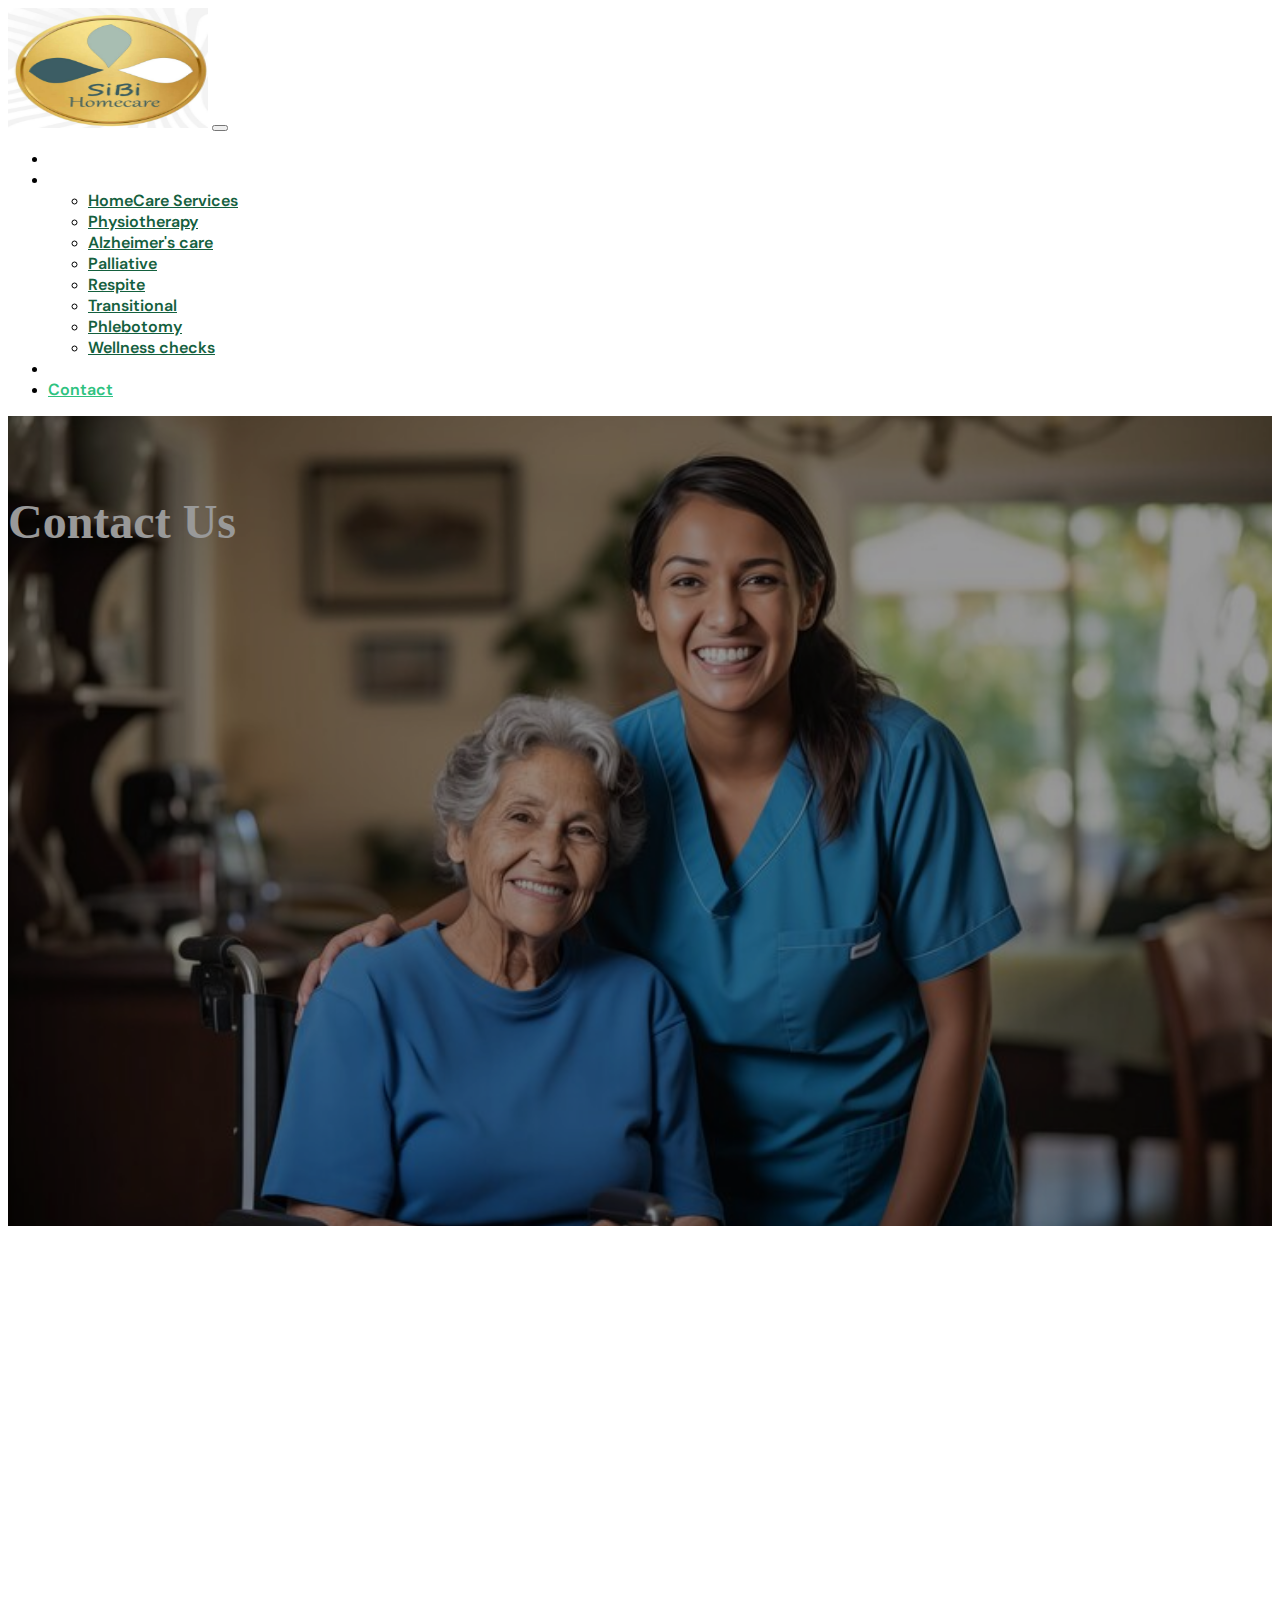
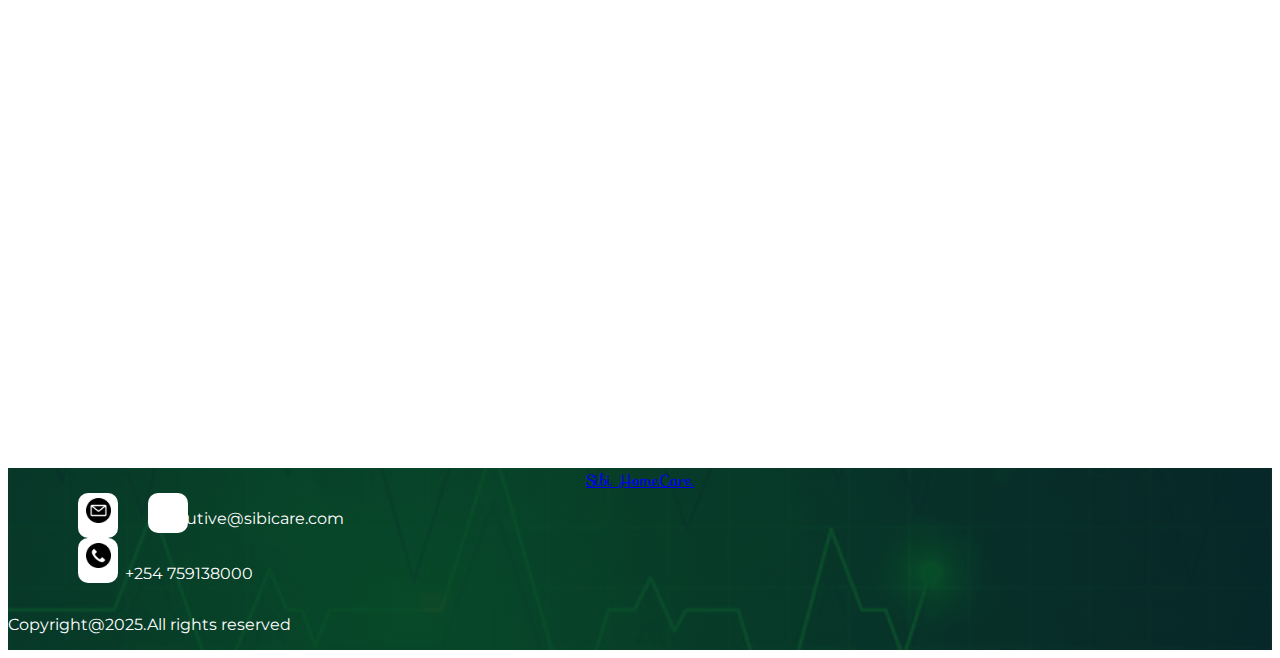
<file: contact.html>
<!DOCTYPE html>
<html lang="en">
<head>
    <meta charset="UTF-8">
    <meta name="viewport" content="width=device-width, initial-scale=1.0">
    <title>Sibi HomeCare</title>
    <link rel="stylesheet" href="/css/styles.css">
    <link rel="shortcut icon" href="/images/sibifav.png" type="image/x-icon">
    <link href="https://cdn.jsdelivr.net/npm/bootstrap@5.2.3/dist/css/bootstrap.min.css" rel="stylesheet" integrity="sha384-rbsA2VBKQhggwzxH7pPCaAqO46MgnOM80zW1RWuH61DGLwZJEdK2Kadq2F9CUG65" crossorigin="anonymous">
<script defer src="https://cdn.jsdelivr.net/npm/bootstrap@5.2.3/dist/js/bootstrap.bundle.min.js" integrity="sha384-kenU1KFdBIe4zVF0s0G1M5b4hcpxyD9F7jL+jjXkk+Q2h455rYXK/7HAuoJl+0I4" crossorigin="anonymous" ></script>
<script defer src="/js/app.js"></script>

</head>
<body>
    <nav class="navbar navbar-expand-lg bg-light sticky-top">
  <div class="container-fluid">
    <a class="navbar-brand" href="#"><img src="/images/sibilogo.png" alt=""></a>
    <button class="navbar-toggler" type="button" data-bs-toggle="collapse" data-bs-target="#navbarSupportedContent" aria-controls="navbarSupportedContent" aria-expanded="false" aria-label="Toggle navigation">
      <span class="navbar-toggler-icon"></span>
    </button>
    <div class="collapse navbar-collapse " id="navbarSupportedContent">
      <ul class="navbar-nav  mb-2 mb-lg-0 ms-auto">
        
        <li class="nav-item ">
          
          <a class="nav-link " aria-current="page" href="index.html">Home</a>
        </li>
        <li class="nav-item dropdown">
          <a class="nav-link dropdown-toggle" href="#" role="button" data-bs-toggle="dropdown" aria-expanded="false">
            Services
          </a>
          <ul class="dropdown-menu">
            <li><a class="dropdown-item" href="homecare.html">HomeCare Services</a></li>
            <li><a class="dropdown-item" href="physiotherapy.html">Physiotherapy</a></li>
            <li><a class="dropdown-item" href="alzheimers.html">Alzheimer's care</a></li>
            <li><a class="dropdown-item" href="palliative.html">Palliative</a></li>
            <li><a class="dropdown-item" href="respite.html">Respite</a></li>
            <li><a class="dropdown-item" href="transitional.html">Transitional</a></li>
            <li><a class="dropdown-item" href="phlebotomy.html">Phlebotomy</a></li>
            <li><a class="dropdown-item" href="wellness.html">Wellness checks</a></li>
          </ul>
        </li>
        
        <li class="nav-item">
          <a class="nav-link" href="about.html">About</a>
        </li>
        <li class="nav-item ">
          <a class="nav-link active-item" href="contact.html">Contact</a>
        </li>
        </ul>
       </div>
        
    </div>
  </div>
</nav> 
<main>
  <div class="container-fluid">
    <div class="row">
      <div class="col-12">
        <div class="contact-hero d-block ms-auto">
          <div class="home-text d-block position-absolute top-50 start-0 translate-middle-y ms-3">
          <h3>Contact Us</h3>
          </div>
        </div>
      </div>
    </div>
  </div>
  <div class="container mt-5 ">
    <div class="row ">
      <div class="col-md-6 ">
        <div class="mt-5 h-text">
          <div class="animate">
  <h6 class="mt-5 contact-text">Contact</h6>
  <h1 class="mt-4">Get in Touch with Us</h1>
        </div>
        </div>
<div class="mt-5 t-text">
  <div class="animate">
  <p>Have questions or require assistance, our dedicated team is here to help you every step of the way. Reach out today and lets have a conversation</p>
</div>
</div>
<div class="row">
  <div class="col-md-6">
    <div class="animate">
<h4>Visit Us</h4>
    </div>
  </div>
    <div class="col-md-6 t-text">
      <div class="animate">
<h4>Contact Us</h4>
<p>executive@sibicare.com</p>
<p>+254759138000</p>
      </div>
    
  </div>
</div>
      </div>
      <div class="col-md-6 ">
        <div class="form-area animator ">
          <div class="row ">
            <div class="col-md-6 mt-5 ">
              <form action="/php/contact.php">
                <label for="FirstName">First Name</label>
                <input type="text" class="form-control mt-2" name="FirstName" placeholder="Enter First Name" required>
              </form>
            </div>
            <div class="col-md-6 mt-5">
              <form action="">
                <label for="LastName">Last Name</label>
                <input type="text" class="form-control mt-2" name="LastName" placeholder="Enter Last Name" required>
              </form>
            </div>
            <div class="col-md-6 mt-3">
              <form action="">
                <label for="email">Email Address</label>
                <input type="email" class="form-control mt-2" name="email" placeholder="Enter Email" required>
              </form>
            </div>
            <div class="col-md-6 mt-3">
              <form action="">
                <label for="PhoneNumber">Phone Number</label>
                <input type="tel" class="form-control mt-2" name="Phone" placeholder="Enter Phone Number" required>
              </form>
            </div>
            <div class="col-12 mt-3">
              <form action="">
                <label for="Message">Your Message</label>
                <textarea class="form-control mt-2" id="exampleFormControlTextarea1" rows="10" name="Message" placeholder="Write Message"></textarea>
              </form>
              <button class="btn btn-primary mt-4">Send Message</button>
            </div>
          </div>
        </div>
      </div>
    </div>
  </div>
</main>
<footer>
    <div class="footer-top">
    <div class="container">
        <div class="row">
            <div class="col-lg-6 mx-auto">
                <a class="navbar-brand foot-a" href="#">Sibi HomeCare.</a>
                <div class="footer-mail">
                <a class="footer-img" href="#"><img src="/images/email.png" alt=""></a>
               <a href="mailto:executive@sibicare.com"><p class="foot-p">executive@sibicare.com</p></a> 
                </div>
                <div class="footer-mail">
        <a class="footer-img" href="#"><img src="/images/phone-call.png" alt=""></a>
        <p class="footer-p foot-p">+254 759138000</p>
                </div>
            </div>
        </div>
    </div>
    </div>
    <div class="footer-bottom">
        <div class="container">
        <p class="mb-0 foot-p">Copyright@2025.All rights reserved</p>
    </div>
    </div>
</footer>
</body>
</html>
</file>
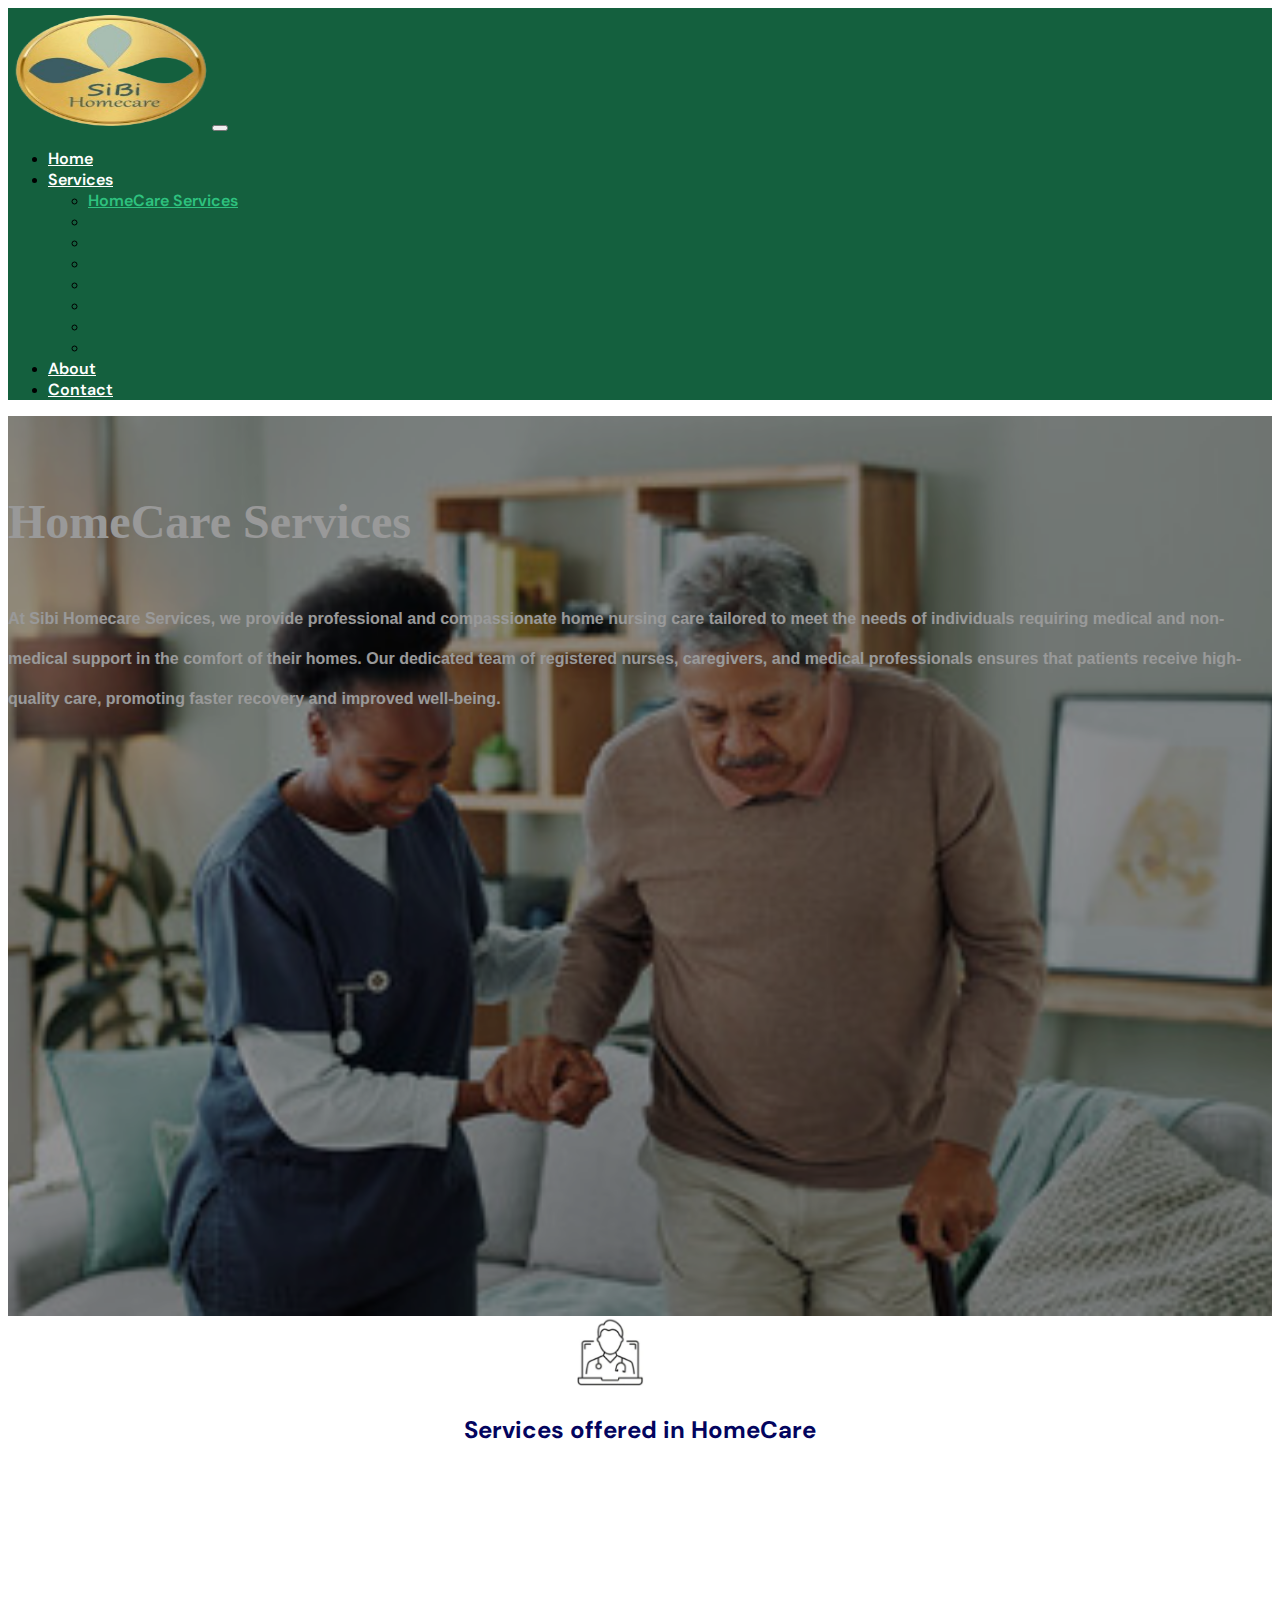
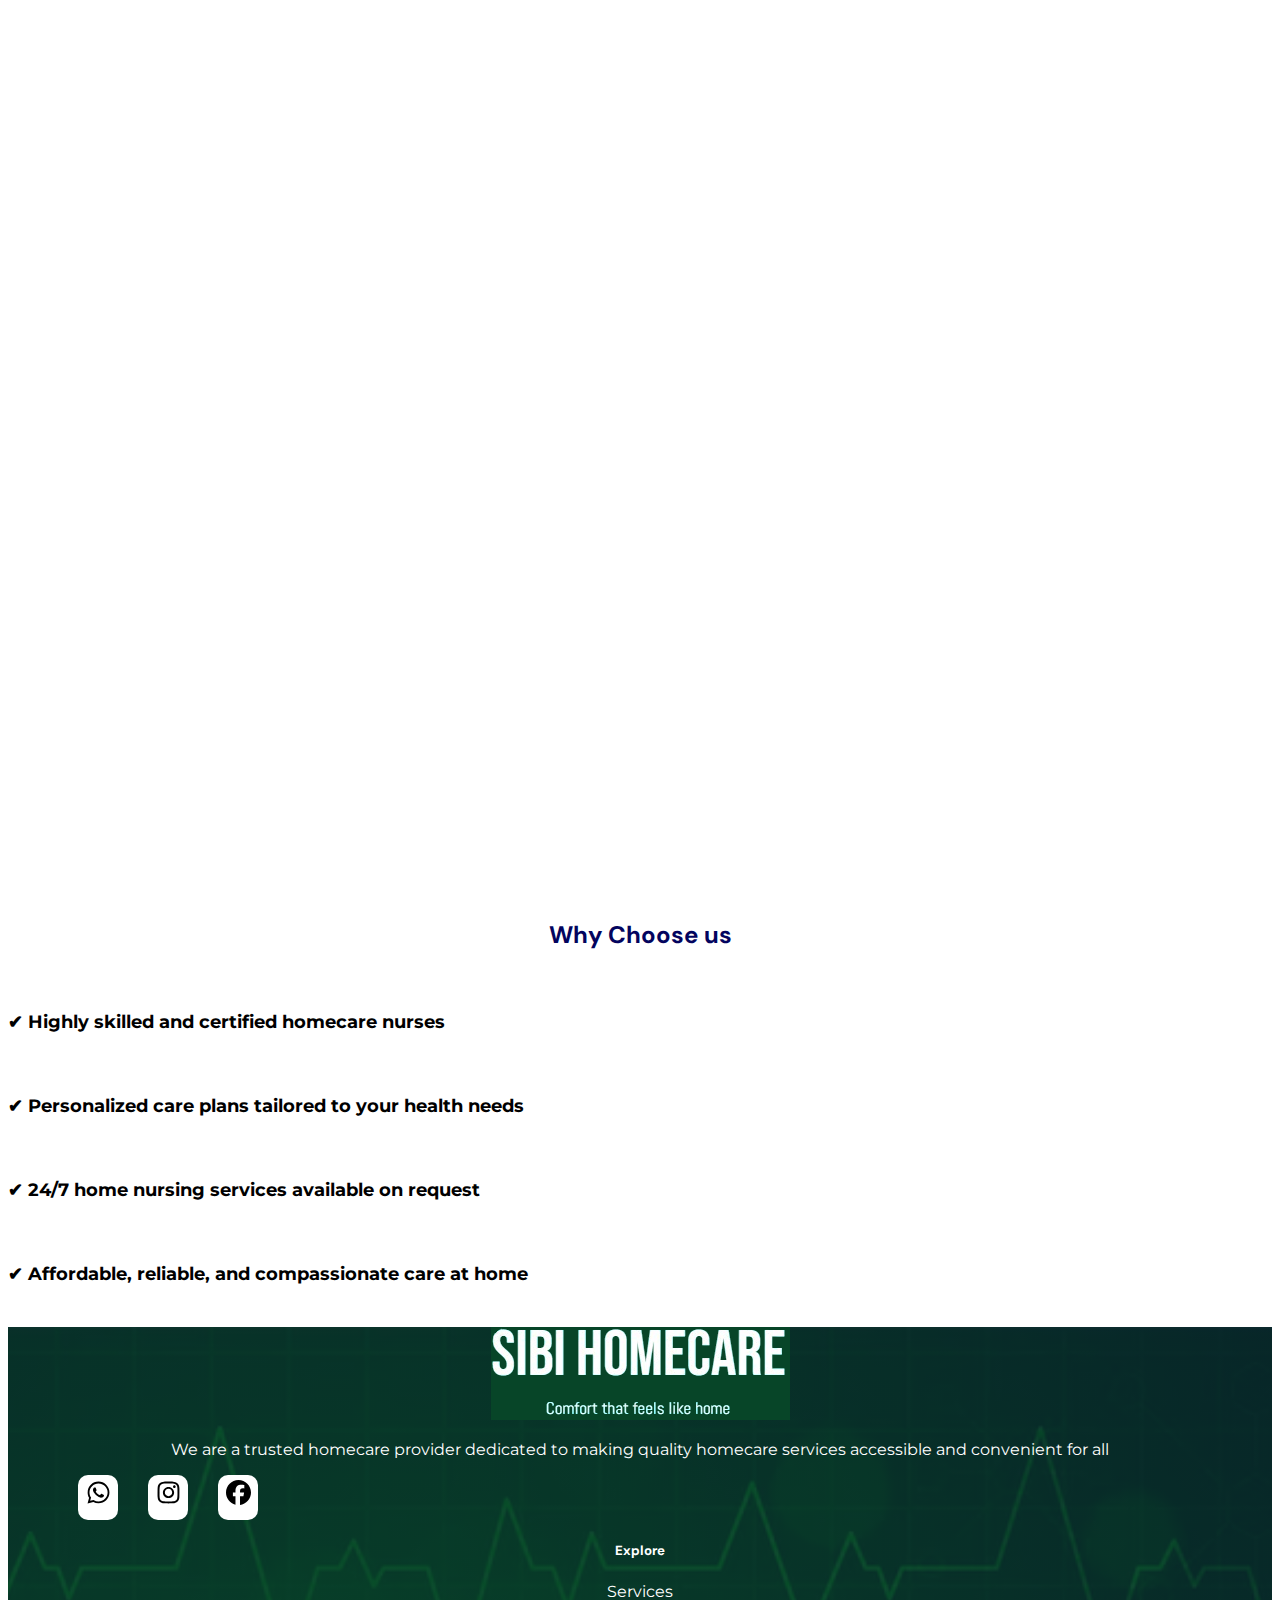
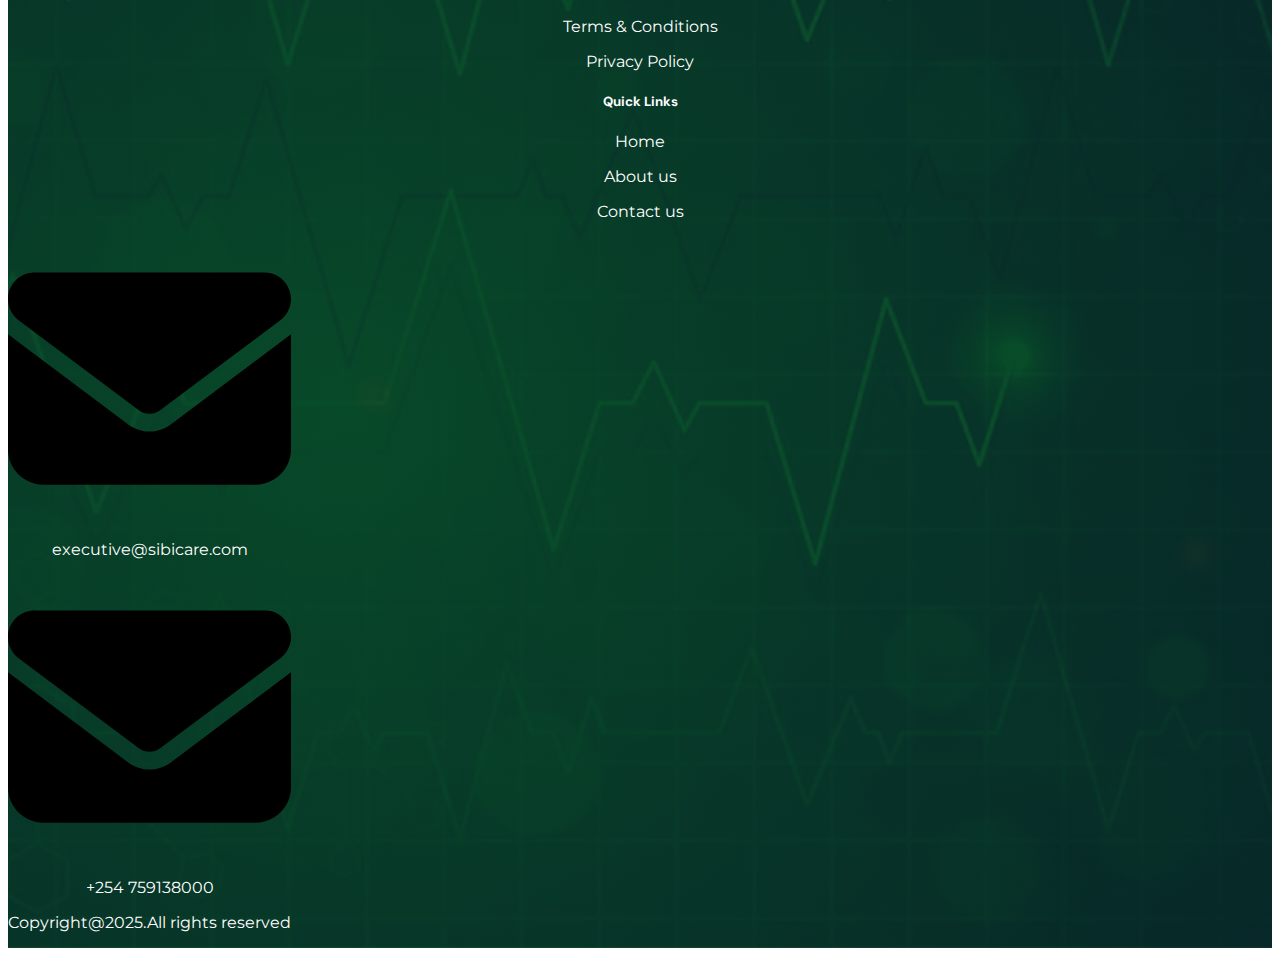
<file: homecare.html>
<!DOCTYPE html>
<html lang="en">
<head>
    <meta charset="UTF-8">
    <meta name="viewport" content="width=device-width, initial-scale=1.0">
    <title>HomeCare</title>
     <meta charset="UTF-8">
    <meta name="viewport" content="width=device-width, initial-scale=1.0">
    
    <link rel="preconnect" href="https://fonts.googleapis.com">
<link rel="preconnect" href="https://fonts.gstatic.com" crossorigin>
<link href="https://fonts.googleapis.com/css2?family=Lato:ital,wght@0,100;0,300;0,400;0,700;0,900;1,100;1,300;1,400;1,700;1,900&family=Martian+Mono:wght@100..800&family=Sofia&display=swap" rel="stylesheet">
    <link rel="shortcut icon" href="/images/sibifav.png" type="image/x-icon">
    <link rel="stylesheet" href="/css/styles.css">
    <link href="https://cdn.jsdelivr.net/npm/bootstrap@5.2.3/dist/css/bootstrap.min.css" rel="stylesheet" integrity="sha384-rbsA2VBKQhggwzxH7pPCaAqO46MgnOM80zW1RWuH61DGLwZJEdK2Kadq2F9CUG65" crossorigin="anonymous">
<script defer src="https://cdn.jsdelivr.net/npm/bootstrap@5.2.3/dist/js/bootstrap.bundle.min.js" integrity="sha384-kenU1KFdBIe4zVF0s0G1M5b4hcpxyD9F7jL+jjXkk+Q2h455rYXK/7HAuoJl+0I4" crossorigin="anonymous" ></script>
<script defer src="/js/app.js"></script>
</head>
<body>
   <nav class="navbar navbar-expand-lg bg-color sticky-top">
  <div class="container-fluid">
    <a class="navbar-brand" href="#"><img src="/images/sibilogo2.png" alt=""></a>
    <button class="navbar-toggler" type="button" data-bs-toggle="collapse" data-bs-target="#navbarSupportedContent" aria-controls="navbarSupportedContent" aria-expanded="false" aria-label="Toggle navigation">
      <span class="navbar-toggler-icon"></span>
    </button>
    <div class="collapse navbar-collapse " id="navbarSupportedContent">
      <ul class="navbar-nav  mb-2 mb-lg-0 ms-auto">
        
        <li class="nav-item ">
          
          <a class="nav-link " aria-current="page" href="index.html">Home</a>
        </li>
        <li class="nav-item dropdown ">
          <a class="nav-link dropdown-toggle" href="#" role="button" data-bs-toggle="dropdown" aria-expanded="false">
            Services
          </a>
          <ul class="dropdown-menu">
            <li class=""><a class="dropdown-item active-item" href="homecare.html">HomeCare Services</a></li>
            <li><a class="dropdown-item" href="physiotherapy.html">Physiotherapy</a></li>
            <li><a class="dropdown-item" href="alzheimers.html">Alzheimer's care</a></li>
            <li><a class="dropdown-item" href="palliative.html">Palliative</a></li>
            <li><a class="dropdown-item" href="respite.html">Respite</a></li>
            <li><a class="dropdown-item" href="transitional.html">Transitional</a></li>
            <li><a class="dropdown-item" href="phlebotomy.html">Phlebotomy</a></li>
            <li><a class="dropdown-item" href="wellness.html">Wellness checks</a></li>
          </ul>
        </li>
        
        <li class="nav-item">
          <a class="nav-link" href="about.html">About</a>
        </li>
        <li class="nav-item">
          <a class="nav-link" href="contact.html">Contact</a>
        </li>
        </ul>
       </div>
        
    </div>
  </div>
</nav> 
<main>
    <div class="container-fluid">
        <div class="row">
            <div class="col-12">
                <div class="home-image d-block ms-auto">
<div class="home-text d-block position-absolute top-50 start-0 translate-middle-y ms-3  ">
    <h3>HomeCare Services</h3>
    <p>At Sibi Homecare Services, we provide professional and compassionate home nursing care tailored to meet the needs of individuals requiring medical and non-medical support in the comfort of their homes. Our dedicated team of registered nurses, caregivers, and medical professionals ensures that patients receive high-quality care, promoting faster recovery and improved well-being.</p>
</div>
                </div>

                <div class="home-icon ">
                    
                    <img src="/images/Telemedicon.png" alt="">
                    
                    <h3>Services offered in HomeCare</h3>
                    </div>
                    

                     <div class="row">
        <div class="col-md-6">
          <div class="card">
            <div class="card-body animate">
              
              <div class="col-12 info-box ">
            <img src="/images/treatment.png" alt="">
            <h5 class="r-text">Medication Management & Administration</h5>
          </div>
          <div class="t-flex">
           <p class="">Ensuring proper dosage and timely intake</p>
           </div>
           
            </div>
          </div>
        </div>
        <div class="col-md-6">
          <div class="card">
            <div class="card-body animate">
              <div class="">
<div class=" info-box col-12 ">
            <img src="/images/wound-dressing.png" alt="">
            <h5>Wound Care & Dressing </h5>
          </div>
          <div class="t-flex">
           <p class="">Post-surgical and chronic wound management.</p>
           </div>
           </div>
            </div>
          </div>
        </div>
        <div class="col-md-6">
          <div class="card">
            <div class="card-body animate">
              <div class="">
               <div class=" info-box col-12 ">
            <img src="/images/vital-signs.png" alt="">
            <h5>Vital Signs Monitoring </h5>
          </div>
<div class="t-flex">
           <p class="">Blood pressure, sugar levels, oxygen levels, and more.</p>
           </div>
           </div>
            </div>
          </div>
        </div>
        <div class="col-md-6">
          <div class="card">
            <div class="card-body animate">
              
              <div class="col-12 info-box ">
            <img src="/images/help.png" alt="">
            <h5>Assistance with Daily Living Activities</h5>
          </div>
          <div class="t-flex">
           <p class="">Bathing, dressing, mobility support.</p>
           </div>
            </div>
          </div>
        </div>
        <div class="col-md-6">
          <div class="card">
            <div class="card-body animate ">
               <div class="col-12 info-box ">
            <img src="/images/posthospital.png" alt="">
            <h5>Post-Hospitalization & Rehabilitation Care</h5>
          </div>
          <div class="t-flex">
           <p class="">Helping patients transition from hospital to home smoothly.</p>
           </div>
            </div>
          </div>
        </div>
        <div class="col-md-6">
          <div class="card">
            <div class="card-body animate">
              <div class="col-12 info-box">
            <img src="/images/chronic.png" alt="">
            <h5>Chronic Disease Management</h5>
          </div>
          <div class="t-flex">
           <p class="">Diabetes, hypertension, stroke recovery, etc.</p>
           </div>
            </div>
          </div>
        </div>
            </div>
          </div>
        </div>
                    </div>
                </div>
                </div>
                
                <div class="choose home-icon text-center">
                    <h3>Why Choose us</h3>
                    <div class="choose-text">
                    <h6>✔ Highly skilled and certified homecare nurses</h6>
                    </div>
                    <div class="choose-text">
                    <h6>✔ Personalized care plans tailored to your health needs</h6>
                    </div>
                    <div class="choose-text">
                    <h6>✔ 24/7 home nursing services available on request</h6>
                    </div>
                    <div class="choose-text">
                    <h6>✔ Affordable, reliable, and compassionate care at home</h6>

                    </div>
                </div>
            </div>
        </div>
    </div>
</main>
<footer>
    <div class="footer-top">
    <div class="container">
        <div class="row">
          
            <div class="col-md-4 mt-3 ">
              <img src="/images/footer-logo4.png" alt="">
              <div class="mt-1">
                <p class="foot-p">We are a trusted homecare provider dedicated to making quality homecare services accessible and convenient for all</p>
              </div>
              <div class="mt-2 me-auto footer-mail">
                <a class="footer-img" href="https://wa.me/+254759138000" target="_blank"><img src="/images/whatsapp.svg" alt=""></a>
                <a class="footer-img" href="https://shorturl.at/8hyVU" target="_blank"><img src="/images/instagram.svg" alt=""></a>
                <a class="footer-img" href="https://shorturl.at/BpDA4" target="_blank"><img src="/images/facebook.svg" alt=""></a>
              </div>
            </div>
            <div class="col-md-4 mt-2">
              <div class="footer-text">
              <h5>Explore</h5>
              <a href="#scroll"><p class="foot-p">Services</p></a>
              
              <a href=""><p class="foot-p">Terms & Conditions</p></a>
              <a href=""><p class="foot-p">Privacy Policy</p></a>
            </div>
            </div>
            <div class="col-md-4">
              <div class="footer-text">
              <h5>Quick Links</h5>
              <a href="/html/index.html"><p class="foot-p">Home</p></a>
              <a href="/html/about.html"><p class="foot-p">About us</p></a>
              <a href="/html/contact.html"><p class="foot-p">Contact us</p></a>
              
            </div>
            </div>
        </div>
    </div>
    </div>
    <div class="footer-bottom">
        <div class="container">
          <div class="row">
            <div class="col-md-6 d-flex ">
          <div class="ms-auto d-flex mt-4 a-class">
            <a class="" href="#"><img src="/images/envelope_white.svg" alt=""></a>
               <a href="mailto:executive@sibicare.co.ke"><p class="foot-p">executive@sibicare.com</p></a>
          </div>
          <div class="ms-auto d-flex mt-4 a-class">
            <a class="" href="#"><img src="/images/envelope_white.svg" alt=""></a>
               <a href=" "><p class=" foot-p">+254 759138000</p></a>
          </div>
          </div>
          <div class="col-md-6 mt-4 ms-auto">
        <p class="mb-0 foot-p">Copyright@2025.All rights reserved</p>
        </div>
    </div>
    </div>
    </div>
</footer>
</body>
</html>
</file>
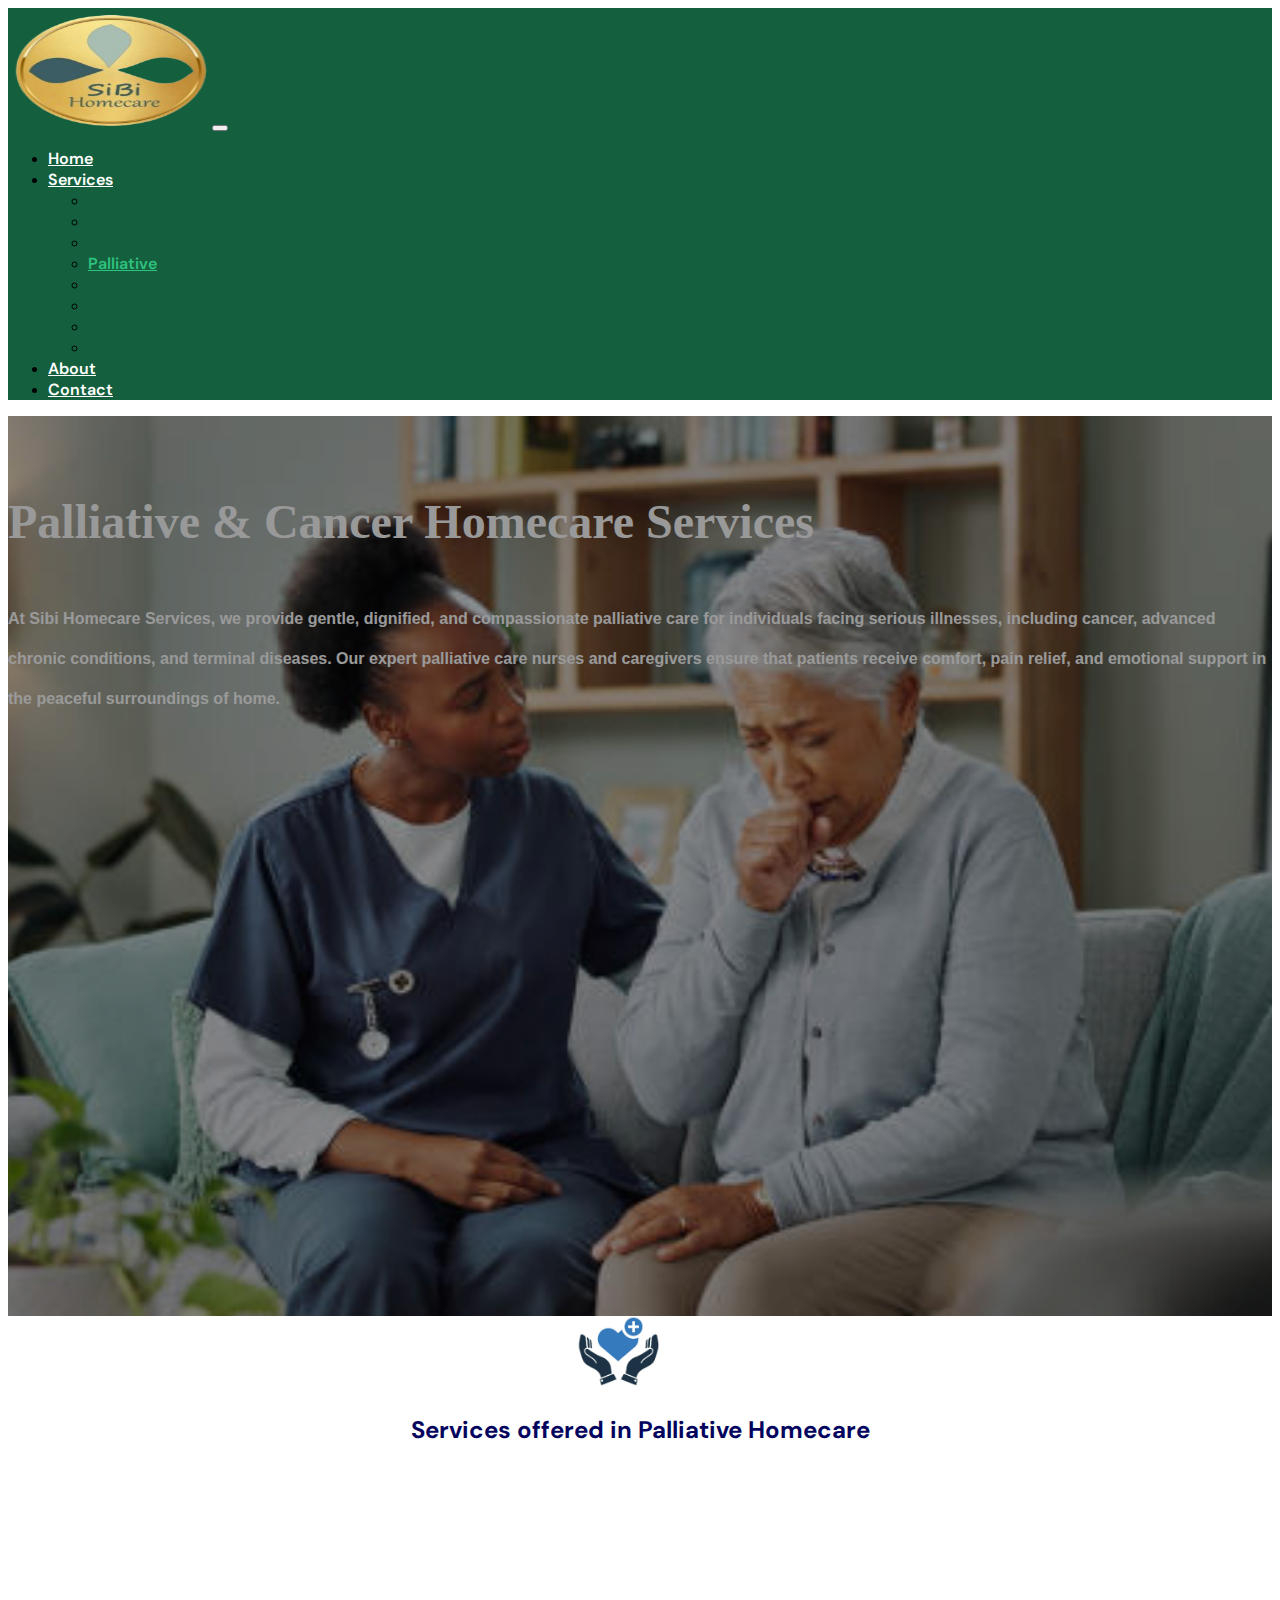
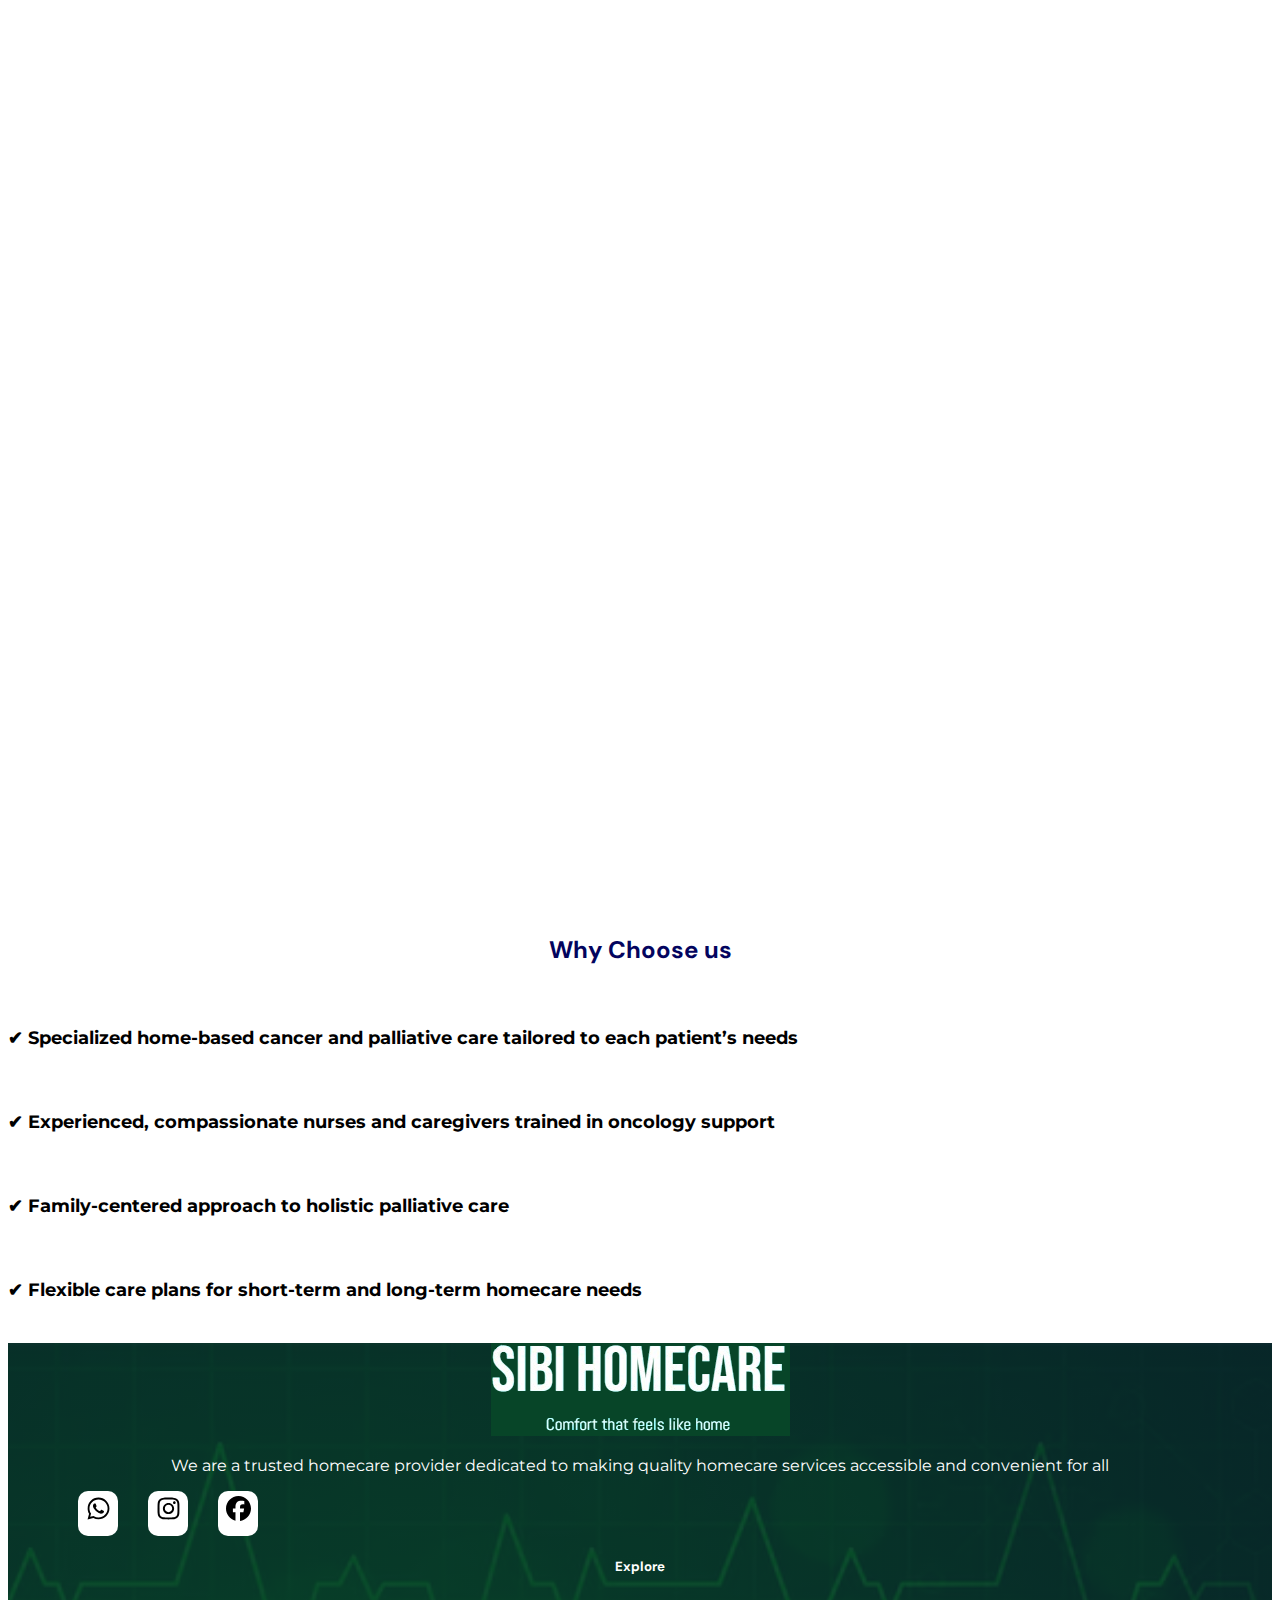
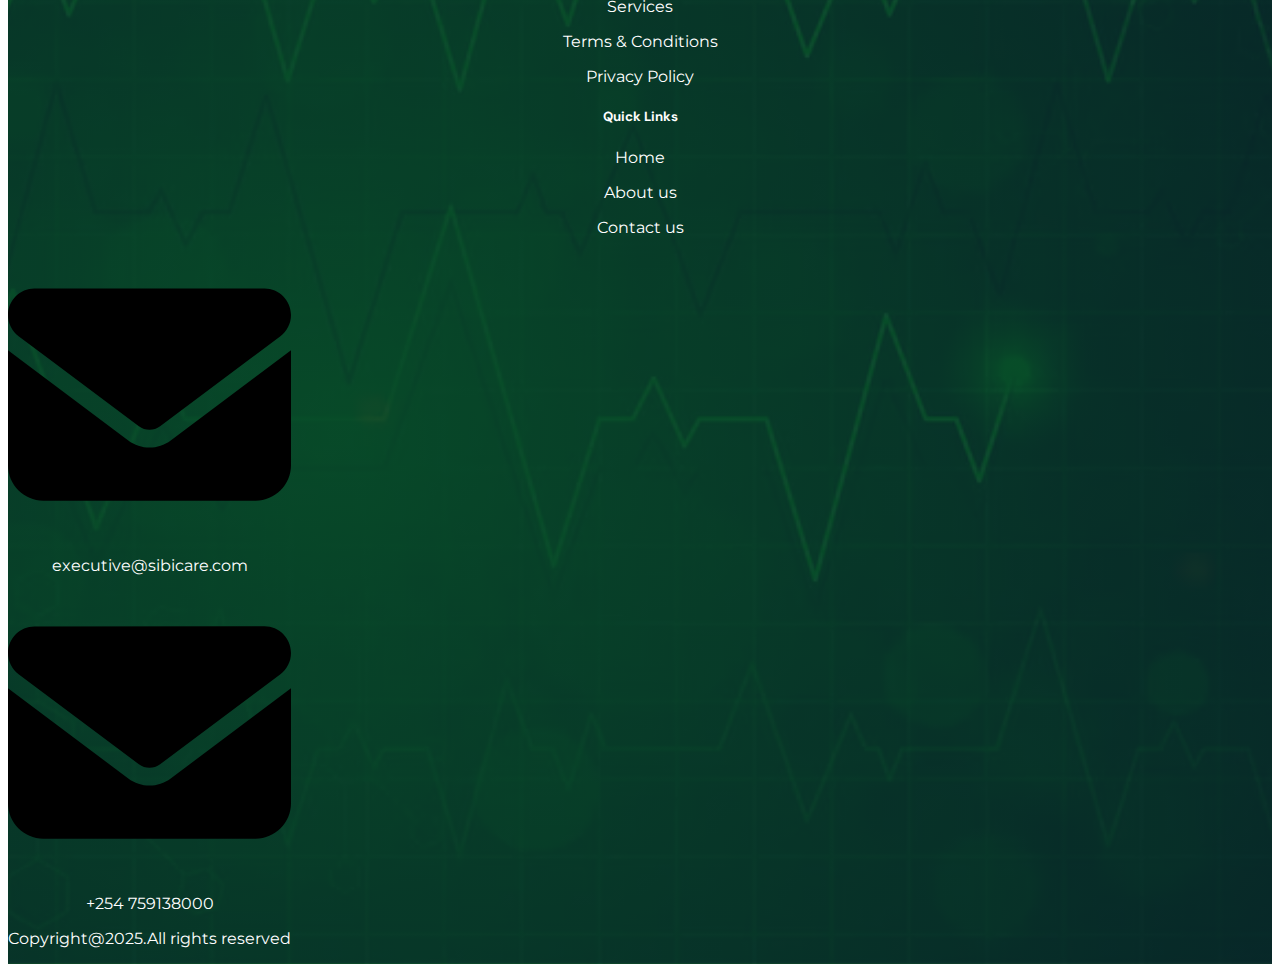
<file: palliative.html>
<!DOCTYPE html>
<html lang="en">
<head>
    <meta charset="UTF-8">
    <meta name="viewport" content="width=device-width, initial-scale=1.0">
    <title>Palliative Care</title>
     <meta charset="UTF-8">
    <meta name="viewport" content="width=device-width, initial-scale=1.0">
    
    <link rel="preconnect" href="https://fonts.googleapis.com">
<link rel="preconnect" href="https://fonts.gstatic.com" crossorigin>
<link href="https://fonts.googleapis.com/css2?family=Lato:ital,wght@0,100;0,300;0,400;0,700;0,900;1,100;1,300;1,400;1,700;1,900&family=Martian+Mono:wght@100..800&family=Sofia&display=swap" rel="stylesheet">
    <link rel="shortcut icon" href="/images/sibifav.png" type="image/x-icon">
    <link rel="stylesheet" href="/css/styles.css">
    <link href="https://cdn.jsdelivr.net/npm/bootstrap@5.2.3/dist/css/bootstrap.min.css" rel="stylesheet" integrity="sha384-rbsA2VBKQhggwzxH7pPCaAqO46MgnOM80zW1RWuH61DGLwZJEdK2Kadq2F9CUG65" crossorigin="anonymous">
<script defer src="https://cdn.jsdelivr.net/npm/bootstrap@5.2.3/dist/js/bootstrap.bundle.min.js" integrity="sha384-kenU1KFdBIe4zVF0s0G1M5b4hcpxyD9F7jL+jjXkk+Q2h455rYXK/7HAuoJl+0I4" crossorigin="anonymous" ></script>
<script defer src="/js/app.js"></script>
</head>
<body>
   <nav class="navbar navbar-expand-lg bg-color sticky-top">
  <div class="container-fluid">
    <a class="navbar-brand" href="#"><img src="/images/sibilogo2.png" alt=""></a>
    <button class="navbar-toggler" type="button" data-bs-toggle="collapse" data-bs-target="#navbarSupportedContent" aria-controls="navbarSupportedContent" aria-expanded="false" aria-label="Toggle navigation">
      <span class="navbar-toggler-icon"></span>
    </button>
    <div class="collapse navbar-collapse " id="navbarSupportedContent">
      <ul class="navbar-nav  mb-2 mb-lg-0 ms-auto">
        
        <li class="nav-item ">
          
          <a class="nav-link " aria-current="page" href="index.html">Home</a>
        </li>
        <li class="nav-item dropdown">
          <a class="nav-link dropdown-toggle" href="#" role="button" data-bs-toggle="dropdown" aria-expanded="false">
            Services
          </a>
          <ul class="dropdown-menu">
            <li><a class="dropdown-item" href="homecare.html">HomeCare Services</a></li>
            <li><a class="dropdown-item" href="physiotherapy.html">Physiotherapy</a></li>
            <li><a class="dropdown-item" href="alzheimers.html">Alzheimer's care</a></li>
            <li class=""><a class="dropdown-item active-item" href="palliative.html">Palliative</a></li>
            <li><a class="dropdown-item" href="respite.html">Respite</a></li>
            <li><a class="dropdown-item" href="transitional.html">Transitional</a></li>
            <li><a class="dropdown-item" href="phlebotomy.html">Phlebotomy</a></li>
            <li><a class="dropdown-item" href="wellness.html">Wellness checks</a></li>
          </ul>
        </li>
        
        <li class="nav-item">
          <a class="nav-link" href="about.html">About</a>
        </li>
        <li class="nav-item">
          <a class="nav-link" href="contact.html">Contact</a>
        </li>
        </ul>
       </div>
        
    </div>
  </div>
</nav> 
<main>
  <div class="container-fluid">
        <div class="row">
            <div class="col-12">
                <div class="palliative-image d-block ms-auto">
<div class="home-text d-block position-absolute top-50 start-0 translate-middle-y ms-3  ">
    <h3>Palliative & Cancer Homecare Services</h3>
    <p>At Sibi Homecare Services, we provide gentle, dignified, and compassionate palliative care for individuals facing serious illnesses, including cancer, advanced chronic conditions, and terminal diseases. Our expert palliative care nurses and caregivers ensure that patients receive comfort, pain relief, and emotional support in the peaceful surroundings of home.</p>
</div>
                </div>

                <div class="home-icon ">
                    
                    <img src="/images/palliativeicon.png" alt="">
                    
                    <h3>Services offered in Palliative Homecare</h3>
                    </div>
                    

                     <div class="row">
        <div class="col-md-6">
          <div class="card">
            <div class="card-body animate">
              
              <div class="col-12 info-box ">
            <img src="/images/cancercare.png" alt="">
            <h5 class="r-text">Cancer Care & Symptom Management  </h5>
          </div>
          <div class="t-flex">
           <p class="">Pain relief, nausea control, and fatigue support</p>
           </div>
           
            </div>
          </div>
        </div>
        <div class="col-md-6">
          <div class="card">
            <div class="card-body animate">
              <div class="">
<div class=" info-box col-12 ">
            <img src="/images/oncology.png" alt="">
            <h5>Oncology Home Support    </h5>
          </div>
          <div class="t-flex">
           <p class="">Assisting patients undergoing chemotherapy or radiation at home.</p>
           </div>
           </div>
            </div>
          </div>
        </div>
        <div class="col-md-6">
          <div class="card">
            <div class="card-body animate">
              <div class="">
               <div class=" info-box col-12 ">
            <img src="/images/psychological-help.png" alt="">
            <h5>Emotional & Psychological Support   </h5>
          </div>
<div class="t-flex">
           <p class=""> For patients and families navigating a cancer diagnosis.</p>
           </div>
           </div>
            </div>
          </div>
        </div>
        <div class="col-md-6">
          <div class="card">
            <div class="card-body animate">
              
              <div class="col-12 info-box ">
            <img src="/images/assistance.png" alt="">
            <h5>Personal Care & Daily Assistance   </h5>
          </div>
          <div class="t-flex">
           <p class="">Bathing, dressing, and mobility support with dignity.</p>
           </div>
            </div>
          </div>
        </div>
        <div class="col-md-6">
          <div class="card">
            <div class="card-body animate ">
               <div class="col-12 info-box ">
            <img src="/images/nutritioncare.png" alt="">
            <h5>Nutritional Guidance & Hydration Assistance   </h5>
          </div>
          <div class="t-flex">
           <p class="">Helping maintain strength and comfort.</p>
           </div>
            </div>
          </div>
        </div>
        <div class="col-md-6">
          <div class="card">
            <div class="card-body animate">
              <div class="col-12 info-box">
            <img src="/images/hospice.png" alt="">
            <h5>End-of-Life & Hospice Care   </h5>
          </div>
          <div class="t-flex">
           <p class="">Providing peace, respect, and comfort in the final stages.</p>
           </div>
            </div>
          </div>
        </div>
            </div>
          </div>
        </div>
                    </div>
                </div>
                </div>
                <div class="container">
                  <div class="row">
                    <div class="col-12 text-center">
                      <div class="choose home-icon ">
                    <h3>Why Choose us</h3>
                    <div class="choose-text ">
                    <h6 class="">✔ Specialized home-based cancer and palliative care tailored to each patient’s needs</h6>
                    </div>
                    <div class="choose-text">
                    <h6 class="">✔ Experienced, compassionate nurses and caregivers trained in oncology support</h6>
                    </div>
                    <div class="choose-text">
                    <h6 class="">✔ Family-centered approach to holistic palliative care</h6>
                    </div>
                    <div class="choose-text">
                    <h6 class="">✔ Flexible care plans for short-term and long-term homecare needs</h6>

                    </div>
                </div>
                    </div>
                  </div>
                </div>
                
            </div>
        </div>
    </div>
</main>
<footer>
    <div class="footer-top">
    <div class="container">
        <div class="row">
          
            <div class="col-md-4 mt-3 ">
              <img src="/images/footer-logo4.png" alt="">
              <div class="mt-1">
                <p class="foot-p">We are a trusted homecare provider dedicated to making quality homecare services accessible and convenient for all</p>
              </div>
              <div class="mt-2 me-auto footer-mail">
                <a class="footer-img" href="https://wa.me/+254759138000" target="_blank"><img src="/images/whatsapp.svg" alt=""></a>
                <a class="footer-img" href="https://shorturl.at/8hyVU" target="_blank"><img src="/images/instagram.svg" alt=""></a>
                <a class="footer-img" href="https://shorturl.at/BpDA4" target="_blank"><img src="/images/facebook.svg" alt=""></a>
              </div>
            </div>
            <div class="col-md-4 mt-2">
              <div class="footer-text">
              <h5>Explore</h5>
              <a href="#scroll"><p class="foot-p">Services</p></a>
              
              <a href=""><p class="foot-p">Terms & Conditions</p></a>
              <a href=""><p class="foot-p">Privacy Policy</p></a>
            </div>
            </div>
            <div class="col-md-4">
              <div class="footer-text">
              <h5>Quick Links</h5>
              <a href="/html/index.html"><p class="foot-p">Home</p></a>
              <a href="/html/about.html"><p class="foot-p">About us</p></a>
              <a href="/html/contact.html"><p class="foot-p">Contact us</p></a>
              
            </div>
            </div>
        </div>
    </div>
    </div>
    <div class="footer-bottom">
        <div class="container">
          <div class="row">
            <div class="col-md-6 d-flex ">
          <div class="ms-auto d-flex mt-4 a-class">
            <a class="" href="#"><img src="/images/envelope_white.svg" alt=""></a>
               <a href="mailto:executive@sibicare.co.ke"><p class="foot-p">executive@sibicare.com</p></a>
          </div>
          <div class="ms-auto d-flex mt-4 a-class">
            <a class="" href="#"><img src="/images/envelope_white.svg" alt=""></a>
               <a href=" "><p class=" foot-p">+254 759138000</p></a>
          </div>
          </div>
          <div class="col-md-6 mt-4 ms-auto">
        <p class="mb-0 foot-p">Copyright@2025.All rights reserved</p>
        </div>
    </div>
    </div>
    </div>
</footer>
</body>
</html>
</file>
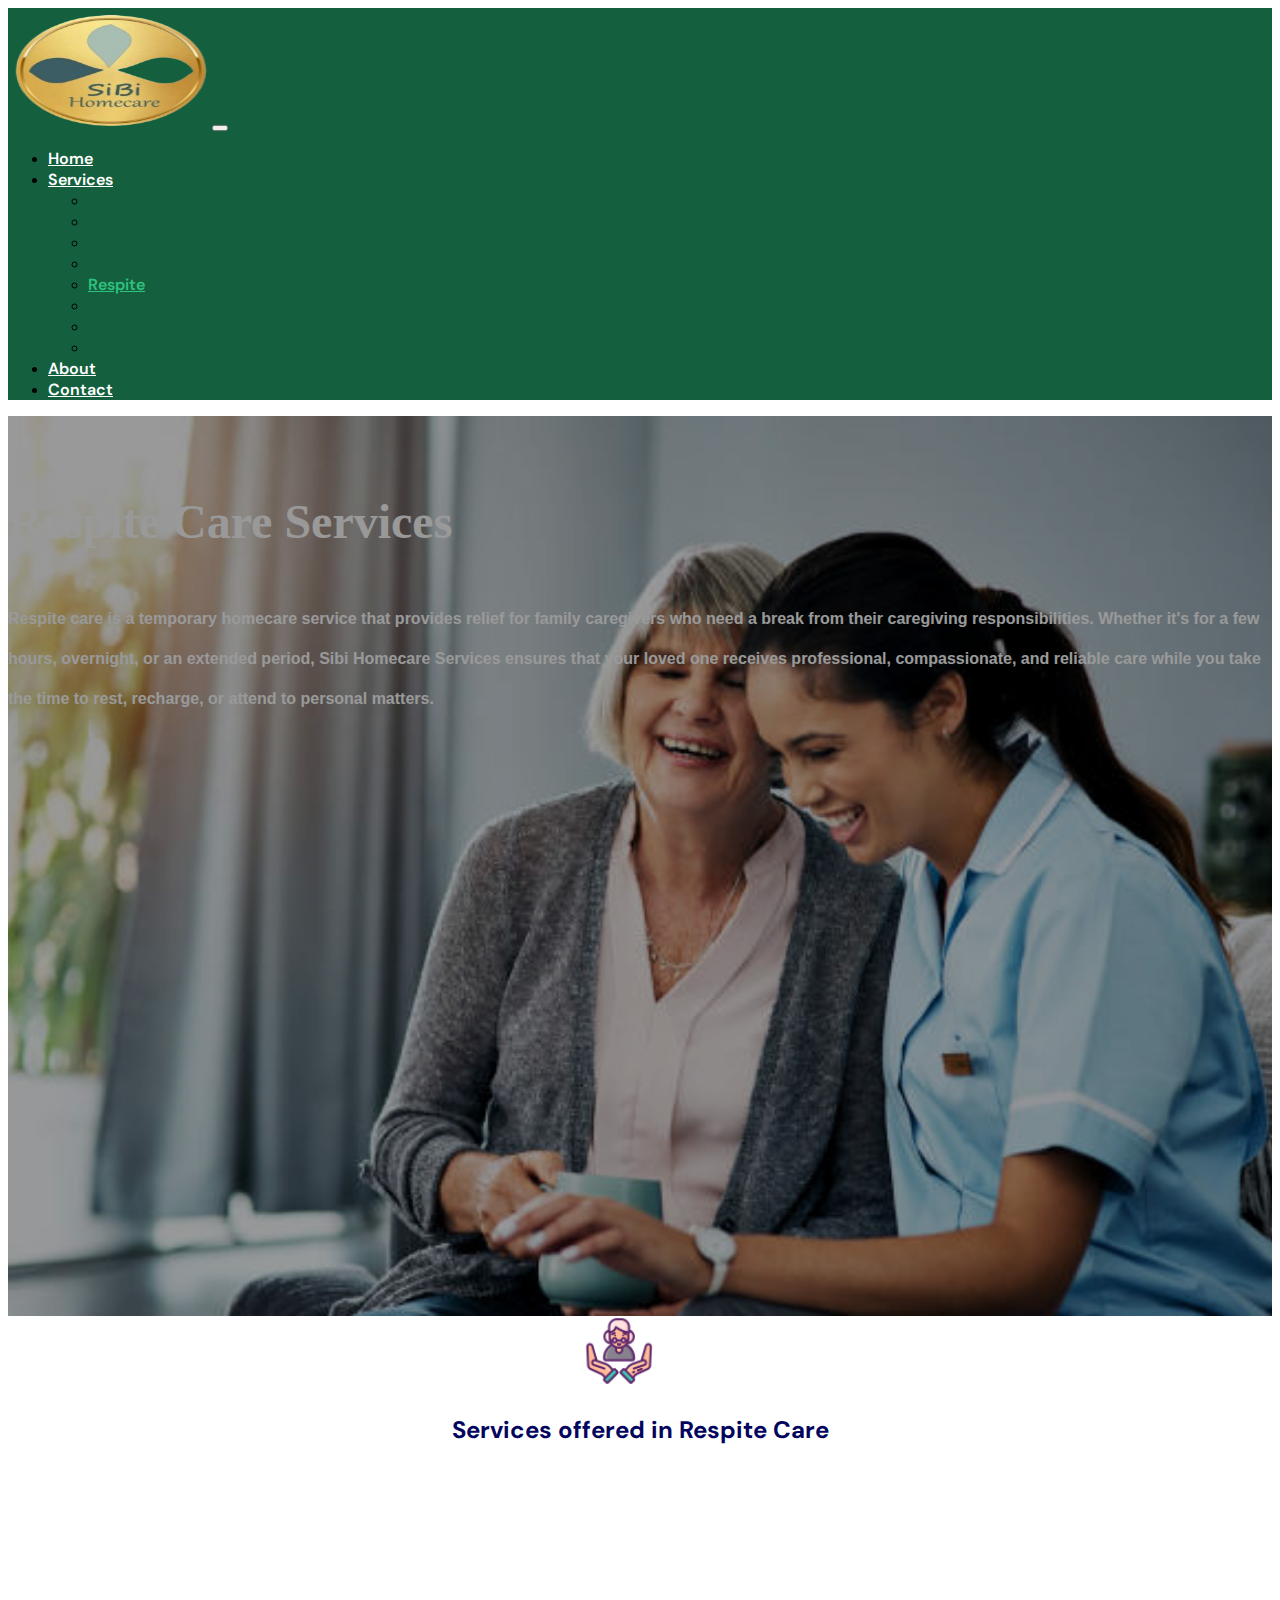
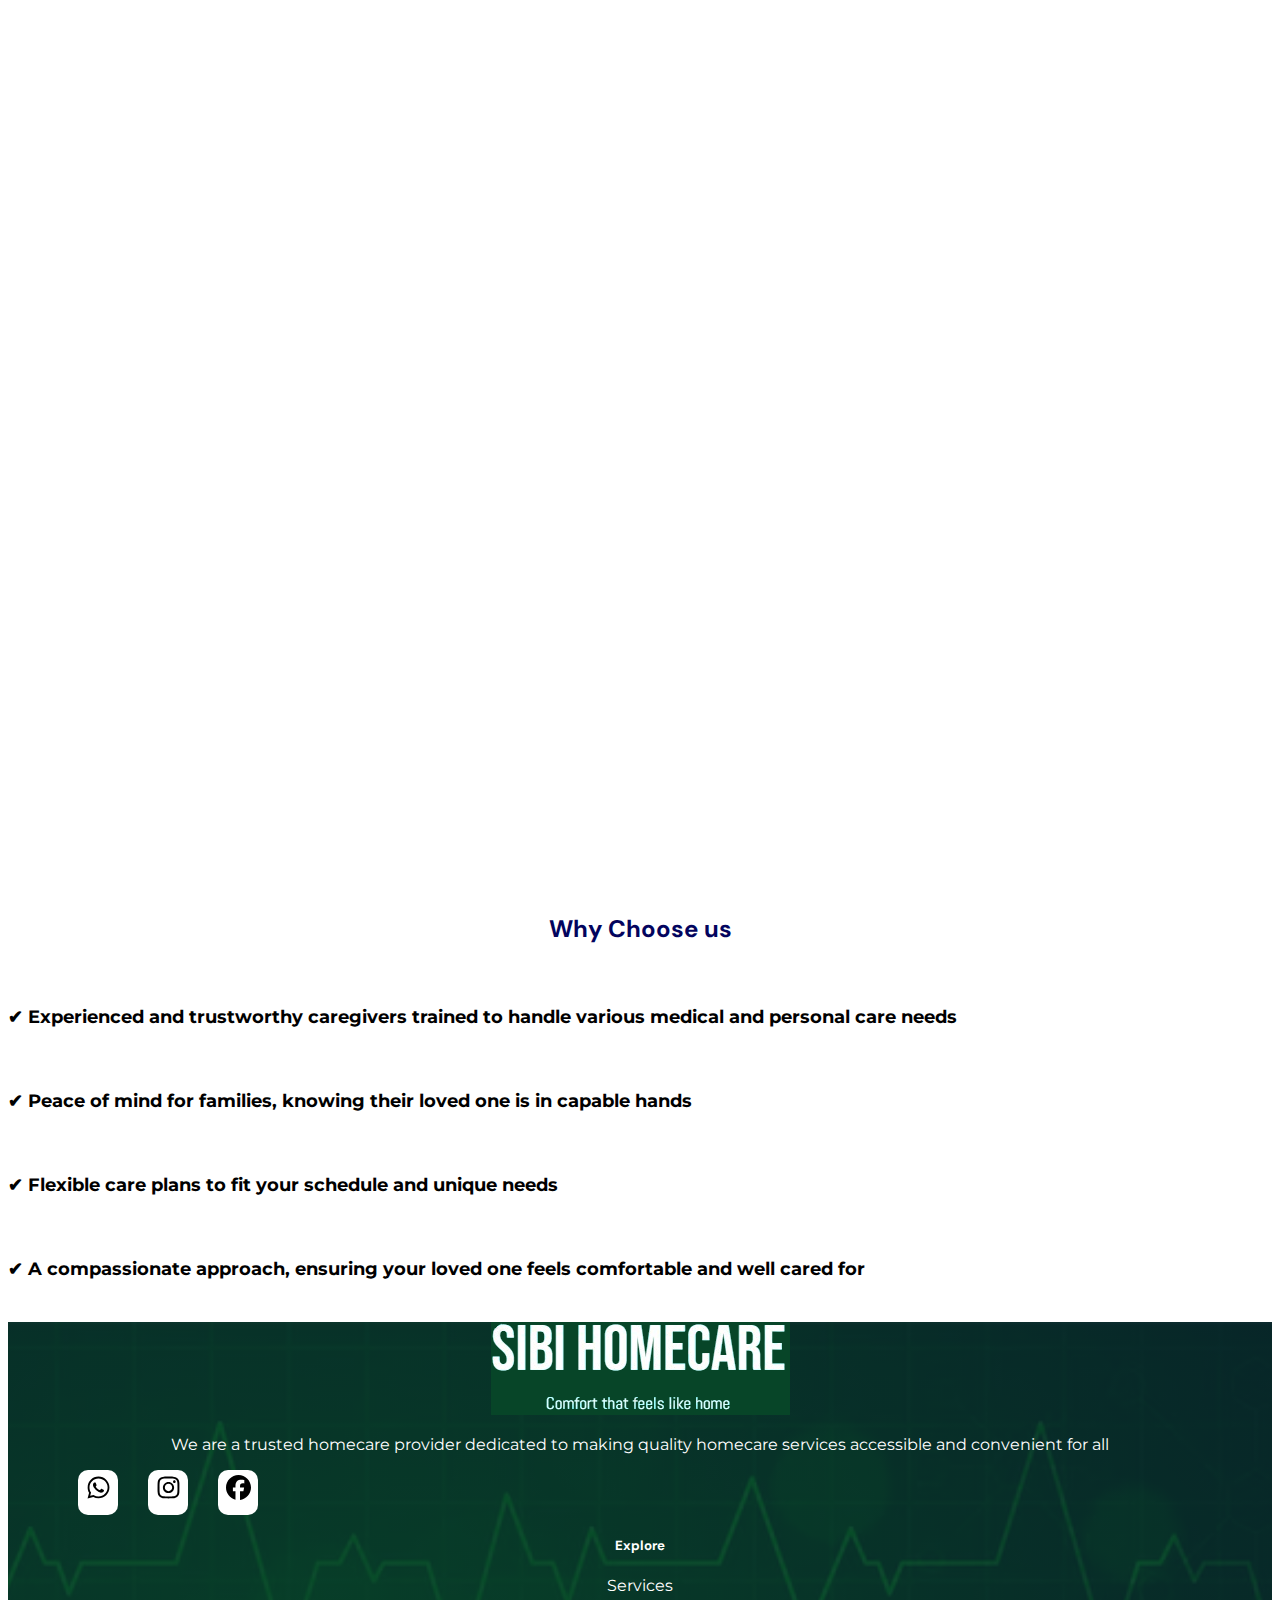
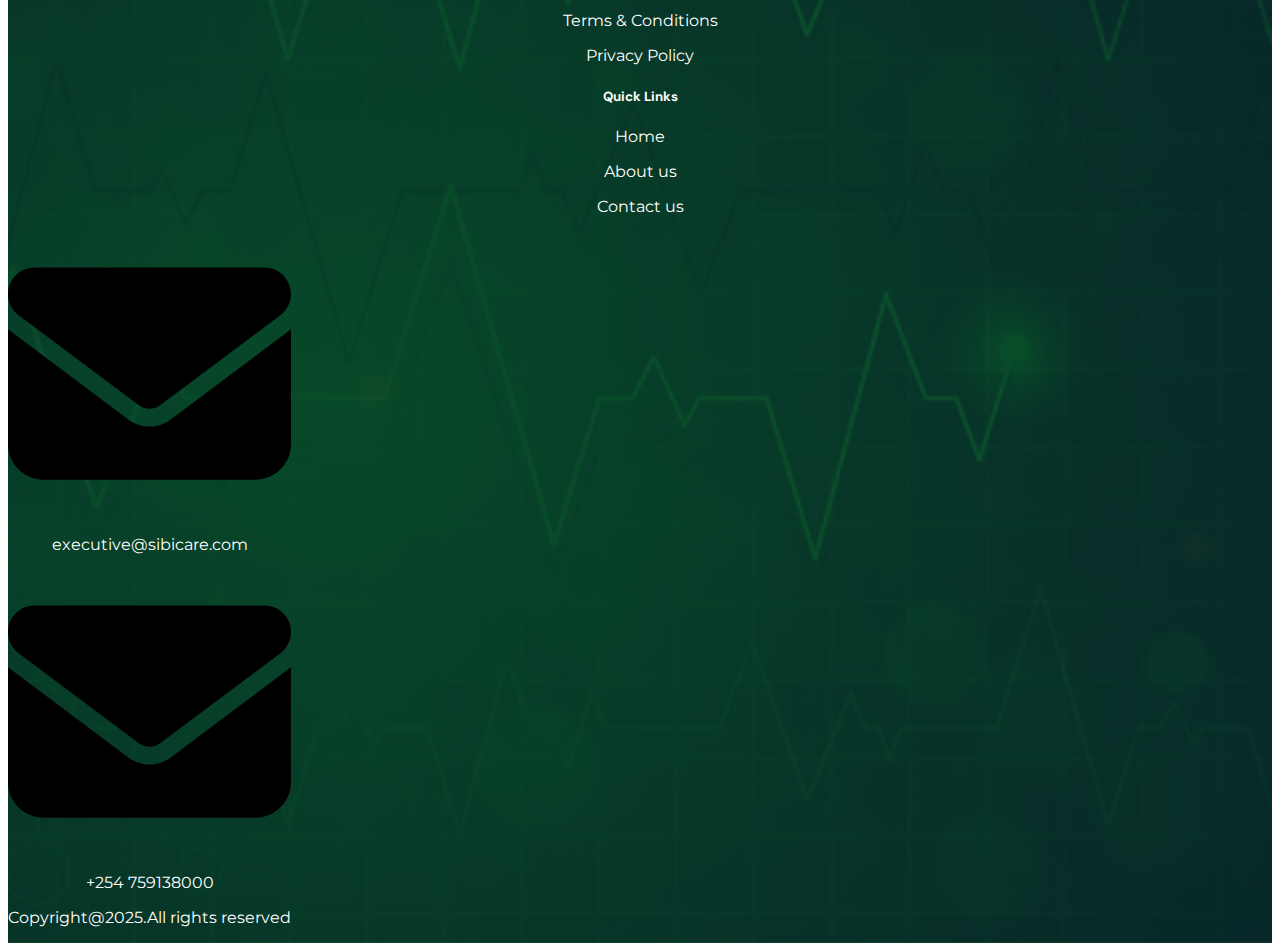
<file: respite.html>
<!DOCTYPE html>
<html lang="en">
<head>
    <meta charset="UTF-8">
    <meta name="viewport" content="width=device-width, initial-scale=1.0">
    <title>Respite Care</title>
     <meta charset="UTF-8">
    <meta name="viewport" content="width=device-width, initial-scale=1.0">
    
    <link rel="preconnect" href="https://fonts.googleapis.com">
<link rel="preconnect" href="https://fonts.gstatic.com" crossorigin>
<link href="https://fonts.googleapis.com/css2?family=Lato:ital,wght@0,100;0,300;0,400;0,700;0,900;1,100;1,300;1,400;1,700;1,900&family=Martian+Mono:wght@100..800&family=Sofia&display=swap" rel="stylesheet">
    <link rel="shortcut icon" href="/images/sibifav.png" type="image/x-icon">
    <link rel="stylesheet" href="/css/styles.css">
    <link href="https://cdn.jsdelivr.net/npm/bootstrap@5.2.3/dist/css/bootstrap.min.css" rel="stylesheet" integrity="sha384-rbsA2VBKQhggwzxH7pPCaAqO46MgnOM80zW1RWuH61DGLwZJEdK2Kadq2F9CUG65" crossorigin="anonymous">
<script defer src="https://cdn.jsdelivr.net/npm/bootstrap@5.2.3/dist/js/bootstrap.bundle.min.js" integrity="sha384-kenU1KFdBIe4zVF0s0G1M5b4hcpxyD9F7jL+jjXkk+Q2h455rYXK/7HAuoJl+0I4" crossorigin="anonymous" ></script>
<script defer src="/js/app.js"></script>
</head>
<body>
   <nav class="navbar navbar-expand-lg bg-color sticky-top">
  <div class="container-fluid">
    <a class="navbar-brand" href="#"><img src="/images/sibilogo2.png" alt=""></a>
    <button class="navbar-toggler" type="button" data-bs-toggle="collapse" data-bs-target="#navbarSupportedContent" aria-controls="navbarSupportedContent" aria-expanded="false" aria-label="Toggle navigation">
      <span class="navbar-toggler-icon"></span>
    </button>
    <div class="collapse navbar-collapse " id="navbarSupportedContent">
      <ul class="navbar-nav  mb-2 mb-lg-0 ms-auto">
        
        <li class="nav-item ">
          
          <a class="nav-link " aria-current="page" href="index.html">Home</a>
        </li>
        <li class="nav-item dropdown">
          <a class="nav-link dropdown-toggle" href="#" role="button" data-bs-toggle="dropdown" aria-expanded="false">
            Services
          </a>
          <ul class="dropdown-menu">
            <li><a class="dropdown-item" href="homecare.html">HomeCare Services</a></li>
            <li><a class="dropdown-item" href="physiotherapy.html">Physiotherapy</a></li>
            <li><a class="dropdown-item" href="alzheimers.html">Alzheimer's care</a></li>
            <li><a class="dropdown-item" href="palliative.html">Palliative</a></li>
            <li class=""><a class="dropdown-item active-item" href="respite.html">Respite</a></li>
            <li><a class="dropdown-item" href="transitional.html">Transitional</a></li>
            <li><a class="dropdown-item" href="phlebotomy.html">Phlebotomy</a></li>
            <li><a class="dropdown-item" href="wellness.html">Wellness checks</a></li>
          </ul>
        </li>
        
        <li class="nav-item">
          <a class="nav-link" href="about.html">About</a>
        </li>
        <li class="nav-item">
          <a class="nav-link" href="contact.html">Contact</a>
        </li>
        </ul>
       </div>
        
    </div>
  </div>
</nav> 
<main>
    <div class="container-fluid">
        <div class="row">
            <div class="col-12">
                <div class="respite-image d-block ms-auto">
<div class="home-text d-block position-absolute top-50 start-0 translate-middle-y ms-3  ">
    <h3>Respite Care Services</h3>
    <p>Respite care is a temporary homecare service that provides relief for family caregivers who need a break from their caregiving responsibilities. Whether it's for a few hours, overnight, or an extended period, Sibi Homecare Services ensures that your loved one receives professional, compassionate, and reliable care while you take the time to rest, recharge, or attend to personal matters.</p>
</div>
                </div>

                <div class="home-icon ">
                    
                    <img src="/images/respitecare.png" alt="">
                    
                    <h3>Services offered in Respite Care</h3>
                    </div>
                    

                     <div class="row">
        <div class="col-md-6">
          <div class="card">
            <div class="card-body animate">
              
              <div class="col-12 info-box ">
            <img src="/images/carer.png" alt="">
            <h5 class="r-text">Temporary In-Home Nursing & Caregiving  </h5>
          </div>
          <div class="t-flex">
           <p class="">Giving caregivers peace of mind while away</p>
           </div>
           
            </div>
          </div>
        </div>
        <div class="col-md-6">
          <div class="card">
            <div class="card-body animate">
              <div class="">
<div class=" info-box col-12 ">
            <img src="/images/careplan.png" alt="">
            <h5>Personalized Care Plans  </h5>
          </div>
          <div class="t-flex">
           <p class="">Tailored support for elderly individuals, patients with chronic conditions, or those recovering from illness.</p>
           </div>
           </div>
            </div>
          </div>
        </div>
        <div class="col-md-6">
          <div class="card">
            <div class="card-body animate">
              <div class="">
               <div class=" info-box col-12 ">
            <img src="/images/assistance.png" alt="">
            <h5>Assistance with Daily Activities  </h5>
          </div>
<div class="t-flex">
           <p class="">Bathing, dressing, feeding, and mobility support.</p>
           </div>
           </div>
            </div>
          </div>
        </div>
        <div class="col-md-6">
          <div class="card">
            <div class="card-body animate">
              
              <div class="col-12 info-box ">
            <img src="/images/vital-signs.png" alt="">
            <h5>Medication Management & Health Monitoring </h5>
          </div>
          <div class="t-flex">
           <p class="">Ensuring safety and adherence to treatment plans.</p>
           </div>
            </div>
          </div>
        </div>
        <div class="col-md-6">
          <div class="card">
            <div class="card-body animate ">
               <div class="col-12 info-box ">
            <img src="/images/esupport.png" alt="">
            <h5>Companionship & Emotional Support  </h5>
          </div>
          <div class="t-flex">
           <p class="">Keeping loved ones engaged and socially active.</p>
           </div>
            </div>
          </div>
        </div>
        <div class="col-md-6">
          <div class="card">
            <div class="card-body animate">
              <div class="col-12 info-box">
            <img src="/images/schedule.png" alt="">
            <h5>Flexible Scheduling  </h5>
          </div>
          <div class="t-flex">
           <p class="">Hourly, daily, overnight, or extended respite care options.</p>
           </div>
            </div>
          </div>
        </div>
            </div>
          </div>
        </div>
                    </div>
                </div>
                </div>
                
                <div class="choose home-icon text-center">
                    <h3>Why Choose us</h3>
                    <div class="choose-text">
                    <h6>✔ Experienced and trustworthy caregivers trained to handle various medical and personal care needs </h6>
                    </div>
                    <div class="choose-text">
                    <h6>✔ Peace of mind for families, knowing their loved one is in capable hands </h6>
                    </div>
                    <div class="choose-text">
                    <h6>✔ Flexible care plans to fit your schedule and unique needs </h6>
                    </div>
                    <div class="choose-text">
                    <h6>✔ A compassionate approach, ensuring your loved one feels comfortable and well cared for</h6>

                    </div>
                </div>
            </div>
        </div>
    </div>
</main>
<footer>
    <div class="footer-top">
    <div class="container">
        <div class="row">
          
            <div class="col-md-4 mt-3 ">
              <img src="/images/footer-logo4.png" alt="">
              <div class="mt-1">
                <p class="foot-p">We are a trusted homecare provider dedicated to making quality homecare services accessible and convenient for all</p>
              </div>
              <div class="mt-2 me-auto footer-mail">
                <a class="footer-img" href="https://wa.me/+254759138000" target="_blank"><img src="/images/whatsapp.svg" alt=""></a>
                <a class="footer-img" href="https://shorturl.at/8hyVU" target="_blank"><img src="/images/instagram.svg" alt=""></a>
                <a class="footer-img" href="https://shorturl.at/BpDA4" target="_blank"><img src="/images/facebook.svg" alt=""></a>
              </div>
            </div>
            <div class="col-md-4 mt-2">
              <div class="footer-text">
              <h5>Explore</h5>
              <a href="#scroll"><p class="foot-p">Services</p></a>
              
              <a href=""><p class="foot-p">Terms & Conditions</p></a>
              <a href=""><p class="foot-p">Privacy Policy</p></a>
            </div>
            </div>
            <div class="col-md-4">
              <div class="footer-text">
              <h5>Quick Links</h5>
              <a href="/html/index.html"><p class="foot-p">Home</p></a>
              <a href="/html/about.html"><p class="foot-p">About us</p></a>
              <a href="/html/contact.html"><p class="foot-p">Contact us</p></a>
              
            </div>
            </div>
        </div>
    </div>
    </div>
    <div class="footer-bottom">
        <div class="container">
          <div class="row">
            <div class="col-md-6 d-flex ">
          <div class="ms-auto d-flex mt-4 a-class">
            <a class="" href="#"><img src="/images/envelope_white.svg" alt=""></a>
               <a href="mailto:executive@sibicare.co.ke"><p class="foot-p">executive@sibicare.com</p></a>
          </div>
          <div class="ms-auto d-flex mt-4 a-class">
            <a class="" href="#"><img src="/images/envelope_white.svg" alt=""></a>
               <a href=" "><p class=" foot-p">+254 759138000</p></a>
          </div>
          </div>
          <div class="col-md-6 mt-4 ms-auto">
        <p class="mb-0 foot-p">Copyright@2025.All rights reserved</p>
        </div>
    </div>
    </div>
    </div>
</footer>
</body>
</html>
</file>
<file: css/styles.css>
@import url('https://fonts.googleapis.com/css2?family=DM+Sans:ital,opsz,wght@0,9..40,100..1000;1,9..40,100..1000&family=Lato:ital,wght@0,100;0,300;0,400;0,700;0,900;1,100;1,300;1,400;1,700;1,900&family=Martian+Mono:wght@100..800&family=Montserrat:ital,wght@0,100..900;1,100..900&family=Playfair+Display:ital,wght@0,400..900;1,400..900&family=Sofia&display=swap');
.carousel{
  position: relative;
  margin-top: -100px;
}
.bg-color{
  background-color: #14603e;
  /* background-color: #3c5d64; */

}

.navbar-brand img{
    height: 120px;
    width: 200px;
}
@media(max-width: 1000px){
  .carousel-item h1{
  font-family: "Sofia,sans-serif";
 font-size: 16px;  
font-weight: 700;
}
.carousel-item p{
  font-family: "Martian Mono,sans-serif";
  padding-top: 10px;
 font-size: 12px;  
font-weight: 400;}
.cs-itm{
    height: 600px;
    position: relative;
    margin-top: -50px;
}
.cs-img{
    height: 100%;
    object-fit: cover;
    
}
.carousel-item h1{
  font-family: "Sofia,sans-serif";
 font-size: 40px;  
font-weight: 700;
padding-bottom: 10px;
}

.carousel-item h3{
  font-family: "Lato,Martian Mono,sans-serif";
  
 font-size: 16px;  
font-weight: 700;}
.full-length-mobile{
   height: 80vh;
    object-fit: cover;
}
.b-image{
  height: 100vh;
  width: 100px;
  object-fit: cover;
}
.home-icon img{
  margin-left: 40%;
  height: 70px;
}
}
@media(min-width: 1200px){

    .nav-item a{
    
  
  list-style: none;
  
  
}
.navbar-nav{
   gap: 20%;
   padding-right: 20%;
   
}
.active-item{
  
   color: #2ec27f !important;
   font-weight: bold;

}
.cs-itm{
    height: 90vh;
    position: relative;
}
.cs-img{
    height: 100%;
    object-fit: cover;
    
}
.carousel-item h1{
  font-family: "DM Sans";
 font-size: 48px;  
font-weight: 700;
padding-bottom: 10px;
overflow: hidden;
}
.carousel-item p{
  font-family: "Martian Mono,sans-serif";
  
 font-size: 20px;  
font-weight: 400;
overflow: hidden;
}
.carousel-item h3{
  font-family: "Montserrat";

  
 font-size: 24px;  
font-weight: 700;
overflow: hidden;
white-space: nowrap;
}

.b-image{
  
  margin-top: 100px;
}
.bd-image{
  padding-top: 200px;
}
.home-icon img{
  margin-left: 45%;
  height: 70px;
}
.services-text{
  display: flex;
  align-items: center;
  margin-left: 20%;
  
}

.num{
  
 font-family: "DM Sans";
 font-size: 3em; 
 color: #14603e;
 font-weight: 700;
 
  
}
.footer-img{
background-color: white;
 padding-top: 5px;
  
  align-items: center;
}

.row h4{
  
  font-family: 'Montserrat';
  font-weight: 800;
  color:#3c5d64;

}
}
.nav-item a{
    color: white;
    font-family: 'DM Sans';
    font-weight: 600;
}
.dropdown-menu a{
  color: #14603e;
    font-family: 'DM Sans';
    font-weight: 600;
}
.navbar-nav a:hover{
   /* background-color: #03045e;*/
   color: #2ec27f;
}

.carousel-caption h1 p{
    font-family: "Sofia,sans-serif";
}
.carousel-item::before {
  content: "";
  position: absolute;
  top: 0;
  left: 0;
  right: 0;
  bottom: 0;
  background-color: rgba(0, 0, 0, 0.4); /* adjust opacity as needed */
  z-index: 1;
}

.carousel-caption {
  position: absolute;
  top: 0;
  left: 0;
  right: 0;
  bottom: auto;
  background: rgba(0, 0, 0, 0); /* dark transparent overlay */
  padding: 10px;
  display: flex;
  flex-direction: column;
    /* vertical center */
  align-items: center;      /* horizontal center */
  z-index: 2;
  text-align: center;
  font-size: 0.9rem;
}
.cr-fnt h1{
 font-family: "Sofia,sans-serif";
 font-size: 60px;  
font-weight: 700; 

}

.carousel-item p{
  font-family: "Montserrat";
  padding-top: 10px;
 font-size: 18px;  
font-weight: 400;
}
.carousel-caption {
  position: absolute;
  top: 5%;
  left: 10px;
  transform: translateY(-60%);
  color: white;
  z-index: 2;
  max-width: 600px;
}
.carousel-caption a{
  font-family: "Lato";
  margin-right: 25px;
  margin-top: 15px;
}
.info-box{
  display: flex;
  align-items: center;
  padding-top: 40px;
}
.info-box img{
  width: 70px;
}
.info-box h5{
  padding-left: 20px;
  color: #14603e;
  font-family: "Montserrat";
  font-weight: 900 !important;
}
.row-txt{
  padding-top: 20px;
}
.row-txt h4{
  
  
  
  color:#8a2e5e;
}
.t-flex p{
  padding-top: 10px;
  font-weight: 600;
  font-family: "DM Sans";
}

.home-icon h3{
  text-align: center;
  
}
.home-image{
  width: 100%;
  height: 100vh;
  margin-left: auto;
  
  background: url("/images/homecare-hero.jpg");
  background-size: cover !important;
  background-position: center !important;   /* Center the image */
  background-repeat: no-repeat; /* Prevent tiling */
  
  
  position: relative;
  
  
}
.home-image::before{
content: '';
position: absolute;
top: 0;
bottom: 0;
left: 0;
right: 0;
background: rgb(0,0,0,0.4);

z-index: 1;
width: 100%;
height: 100%;
}
.home-text{
  padding-top: 30px;
  color: white;
  z-index: 2;
}
.home-text h3{
  font-family: "Sofia,sans-serif";
  font-weight: 900 !important;
  font-size: 48px;
}
.home-text p{
font-family:  Helvetica, sans-serif;
font-weight: bold;
margin-top: 50px;
line-height: 2.5em;
font-weight: 700;
}

.services-text p{
  font-family: 'Helvetica';
  padding-left: 10px;
  padding-top: 7px;
  font-size: 14px;
  font-weight: 500;
}
.services-text h6{
  font-family: 'Helvetica';
  font-size: 18px;
  font-weight: 700;
}
.home-icon h3{
  font-family: 'DM Sans';
  font-size: 24px;
  color: #03045e;
  font-weight: 700;
}
.choose-text h6{
  padding-top: 20px;
  font-family: 'Montserrat';
  font-size: 18px;
  font-weight: 700;
}
footer{
  background: linear-gradient(rgba(9,32,50, 0.8),rgba(9,32,50,0.8)), url("/images/footer3.avif");
  background-size: cover;
  background-position: center;
  text-align: center;
  color: white;
}
.footer-img img{
  height: 25px;
  width: 25px;
  
}
.footer-icon{
  color: white;
}
.footer-mail{
  display: flex;
  text-align: center;
  margin-left: 40px;
  
}
.footer-text a{
  text-decoration: none;
  color: white;
}
.footer-text a:hover{
  text-decoration: none;
  color: rgba(255, 255, 255, 0.705);
  
}
.footer-mail a{
  text-decoration: none;
  color: white;
  background-color: white;
  height: 40px;
  width: 40px;
   margin-left: 30px;
   border-radius: 10px;
  
}
.footer-mail a:hover{
  text-decoration: none;
  color: rgba(255, 255, 255, 0.705);
  
}
.footer-p {
  margin-left:7px ;
  padding-top: 10px;
  
}
.foot-p{
font-family: "Montserrat";
}
.foot-a{
  font-family: "Sofia";
  
}
.b-flex{
  display: flex;
  align-items: center;
}
.correct{
  margin-top: 40px;
}
.animate{
   opacity: 0;
   filter: blur(5px);
  transform: translateX(-100%);
  transition: all 0.5s ease-out;
}
.home-animate{
   opacity: 0;
   filter: blur(5px);
  transform: translateX(-100%);
  transition: all 0.5s ease-out;
}
.home-animate.styled{
  opacity: 1;
 filter: blur(0);
  transform: translateX(0);
}

/*.animate{
  opacity: 0;
    transform: translateY(30px);
    transition: 0.6s ease-out;
}
.animate.styled{
  opacity: 1;
  transform: none;
}*/
.animate.styled{
 opacity: 1;
 filter: blur(0);
  transform: translateX(0);

}
.chooser{
   opacity: 0;
   filter: blur(5px);
  transform: translateX(-100%);
  transition: all 0.5s ease-out;
}
.chooser.editable{
  opacity: 1;
 filter: blur(0);
  transform: translateX(0);
}
.physio-image{
  width: 100%;
  height: 100vh;
  margin-left: auto;
  
  background: url("/images/physiotherapist.jpg");
  background-size: cover !important;
  background-position: center !important;   /* Center the image */
  background-repeat: no-repeat; /* Prevent tiling */
  
  
  position: relative;
}
.physio-image::before{
  content: '';
  top: 0;
  bottom: 0;
  left: 0;
  right: 0;
  z-index: 1;
  background: rgb(0,0,0,0.4);
  position: absolute;

}
.hero-link{
  text-decoration: none;
}
.info-box .hero-link:hover a{
  color:#06311e57 !important;
  transition: color 0.5s ease;
}
.alzheimers-image{
  width: 100%;
  height: 100vh;
  margin-left: auto;
  
  background: url("/images/alzheimers-hero1.jpg");
  background-size: cover !important;
  background-position: center !important;   /* Center the image */
  background-repeat: no-repeat; /* Prevent tiling */
  
  
  position: relative;
}
.alzheimers-image::before{
  content: '';
  top: 0;
  bottom: 0;
  left: 0;
  right: 0;
  z-index: 1;
  background: rgb(0,0,0,0.4);
  position: absolute;

}
.palliative-image{
  width: 100%;
  height: 100vh;
  margin-left: auto;
  
  background: url("/images/palliative-hero2.jpg");
  background-size: cover !important;
  background-position: center !important;   /* Center the image */
  background-repeat: no-repeat; /* Prevent tiling */
  
  
  position: relative;
}
.palliative-image::before{
  content: '';
  top: 0;
  bottom: 0;
  left: 0;
  right: 0;
  z-index: 1;
  background: rgb(0,0,0,0.4);
  position: absolute;

}
.respite-image{
  width: 100%;
  height: 100vh;
  margin-left: auto;
  
  background: url("/images/respite-hero.jpg");
  background-size: cover !important;
  background-position: center !important;   /* Center the image */
  background-repeat: no-repeat; /* Prevent tiling */
  
  
  position: relative;
}
.respite-image::before{
  content: '';
  top: 0;
  bottom: 0;
  left: 0;
  right: 0;
  z-index: 1;
  background: rgb(0,0,0,0.4);
  position: absolute;

}
.transitional-image{
  width: 100%;
  height: 100vh;
  margin-left: auto;
  
  background: url("/images/transitional-hero.avif");
  background-size: cover !important;
  background-position: center !important;   /* Center the image */
  background-repeat: no-repeat; /* Prevent tiling */
  
  
  position: relative;
}
.transitional-image::before{
  content: '';
  top: 0;
  bottom: 0;
  left: 0;
  right: 0;
  z-index: 1;
  background: rgb(0,0,0,0.4);
  position: absolute;

}
.phlebotomy-image{
  width: 100%;
  height: 100vh;
  margin-left: auto;
  
  background: url("/images/phlebotomy-hero1.jpg");
  background-size: cover !important;
  background-position: center !important;   /* Center the image */
  background-repeat: no-repeat; /* Prevent tiling */
  
  
  position: relative;
}
.phlebotomy-image::before{
  content: '';
  top: 0;
  bottom: 0;
  left: 0;
  right: 0;
  z-index: 1;
  background: rgb(0,0,0,0.4);
  position: absolute;

}
.wellness-image{
  
  height: 100vh;
  
  
  background: url("/images/wellness-hero.jpg");
  background-size: cover !important;
  background-position: center !important;   /* Center the image */
  background-repeat: no-repeat; /* Prevent tiling */
  
  
  position: relative;
}
.wellness-image::before{
  content: '';
  top: 0;
  bottom: 0;
  left: 0;
  right: 0;
  z-index: 1;
  background: rgb(0,0,0,0.4);
  position: absolute;

}
.home-icon h5{
  font-family: 'DM Sans';
  color: #03045e;
  text-align: center;
  font-weight: 700;
}
.contact-hero{
  height: 90vh;
  background: url("/images/contact-hero1.webp");
  background-position: center;
  background-size: cover;
  background-repeat: no-repeat;
  position: relative;
  

}
.contact-hero::before{
  content: '';
  background: rgb(0,0,0,0.4);
  position: absolute;
  z-index: 1;
  top: 0;
  bottom: 0;
  left: 0;
  right: 0;

}
.about-hero{
  height: 70vh;
  background: url("/images/about-hero.avif");
  background-position: center;
  background-size: cover;
  background-repeat: no-repeat;
  position: relative;
  

}
.about-hero::before{
  content: '';
  background: rgb(0,0,0,0.4);
  position: absolute;
  z-index: 1;
  top: 0;
  bottom: 0;
  left: 0;
  right: 0;

}
.form-area{
  background-color:rgba(237, 236, 227, 0.89);
  
  padding: 30px;
  color: black;
  font-family: "Montserrat";
  font-weight: 200;
  border-radius: 5%;
}
.t-text p{
  font-family: "Montserrat", 'Trebuchet MS', 'Lucida Sans Unicode', 'Lucida Grande', 'Lucida Sans', Arial, sans-serif;
  font-weight: 500 ;
  font-size: 18px;
}
.h-text{
  font-family: "DM Sans";
  font-weight: 800;
}
.h-text h1{
  font-size: 60px;
  color: #03045e;
}
.h-text h6{
  font-size: 22px;
  font-weight: 600;
}
.h-text h5{
  font-size: 25px;
  font-weight: 600
}
label{
  font-family: "Montserrat";
  font-weight: 400;
  font-size: 20px;
}
.ht-text{
  font-family: "Sofia,sans-serif";
  font-weight: 900 !important;
  font-size: 40px;
}

.abt-pic{
  background-image: url("/images/hospital3.avif");
  background-position: center;
  background-size: cover;
  background-repeat: no-repeat;
  position: relative;
}
.abt-text p{
  font-weight: 600;
  font-family: "Montserrat";
}
.partner-hero{
  background-color: #03045e;
  color: white;
}
.animator{
  transform: translateY(100px);    /* Start 100px below */
  opacity: 0;
  transition: all 0.6s ease-in-out;
}
.animator.style{
   transform: translateY(0);        /* Animate to original position */
  opacity: 1;
}
.btn-text a{
  font-family: "Montserrat";
}
.btn-style{
 margin-bottom: auto;
}
.btn-style a {
  background-color: #14603e;
  font-family: "Montserrat";
  color: white;
  padding-top: auto;
  
}
.btn-style a:hover {
  background-color: #14603ecc;
  font-family: "Montserrat";
  color: white;
  align-items: center;
  
}
.whatsapp-float {
  position: fixed;
  bottom: 20px;
  right: 10px;
  z-index: 100;
  cursor: pointer;
}

.whatsapp-icon {
  width: 40px;
  height: 40px;
  border-radius: 50%;
  box-shadow: 0 2px 10px rgba(0, 0, 0, 0.3);
  transition: transform 0.3s ease;
}

.whatsapp-icon:hover {
  transform: scale(1.1);
}
.service-style{
  background-color: rgb(237,246,238);
  padding:  30px 2px; margin-right: auto;
}
.form-label{
  font-family: "DM Sans";
  font-weight: 600;
}
.form-control{
  font-family: "DM Sans";
}
.btn-form input{
  font-family: "DM Sans";
  padding: 10px 45px;
  border-radius: 9999px;
}
.form-check .form-label{
  font-size: 16px;
}
.warn-text{
  margin-top: 1px
}
.warn-text small{
  padding-bottom: auto;
}






.whatsapp-widget-btn {
            position: fixed;
            bottom: 20px;
            right: 20px;
            width: 60px;
            height: 60px;
            background-color: #25D366;
            border-radius: 50%;
            box-shadow: 0 0 10px rgba(0,0,0,0.1);
            cursor: pointer;
            display: flex;
            align-items: center;
            justify-content: center;
            z-index: 1000;
            border: none;
        }
        .whatsapp-widget-btn img {
            width: 40px;
            height: 40px;
        }
        .whatsapp-chat-window {
            display: none;
            position: fixed;
            bottom: 90px;
            right: 20px;
            width: 300px;
            height: 400px;
            background-color: #fff;
            border: 1px solid #ccc;
            box-shadow: 0 0 10px rgba(0,0,0,0.1);
            flex-direction: column;
            z-index: 1000;
            font-family: Arial, sans-serif;
        }
        .chat-header {
            background-color: #25D366;
            color: white;
            padding: 10px;
            text-align: center;
            font-size: 16px;
        }
        .chat-messages {
            flex: 1;
            overflow-y: auto;
            padding: 10px;
            background-color: #f9f9f9;
        }
        .chat-input {
            padding: 10px;
            border-top: 1px solid #ccc;
            display: flex;
            gap: 5px;
        }
        .chat-input input {
            flex: 1;
            padding: 5px;
            border: 1px solid #ccc;
            border-radius: 5px;
        }
        .chat-input button {
            padding: 5px 10px;
            background-color: #25D366;
            color: white;
            border: none;
            border-radius: 5px;
            cursor: pointer;
        }
        .message {
            margin: 5px 0;
            padding: 5px 10px;
            border-radius: 5px;
            max-width: 70%;
        }
        .sent {
            background-color: #e9ecef;
            margin-left: auto;
        }
        .received {
            background-color: #d1e7dd;
        }
        @media (max-width: 600px) {
            .whatsapp-chat-window {
                width: 250px;
                height: 350px;
            }
            .whatsapp-widget-btn {
                width: 50px;
                height: 50px;
            }
            .whatsapp-widget-btn img {
                width: 30px;
                height: 30px;
            }
        }
.partner-logo img{
  background-color: white;
  height: 90px;
}
.image-size img{
  height: 90px;
  width: 100px;
}
.footer-text h5{
  font-family: "DM Sans";
}
.partner-logo{
  background-color: white;
}
.item {
  
  height: 90px;
  width: 100%;
}
.item-image{
   height: 90px;
  width: 100px;
}
.logo-align{
  align-items: center;
}
.owl-carousel .item img {
  filter: grayscale(100%);
  transition: filter 0.5s ease;
}

.owl-carousel .item img:hover {
  filter: grayscale(0%);
}
.owl-carousel .item-image img {
  filter: grayscale(100%);
  transition: filter 0.5s ease;
}

.owl-carousel .item-image img:hover {
  filter: grayscale(0%);
}

.card{
  border: none;
}

.section-class{
  margin-top: 200px;
}
.footer-bottom{
  display: flex;
}
.a-class a{
  text-decoration: none;
  color: white;
}
.a-class a:hover{
  text-decoration: none;
  color: rgba(255, 255, 255, 0.822);
}
</file>
